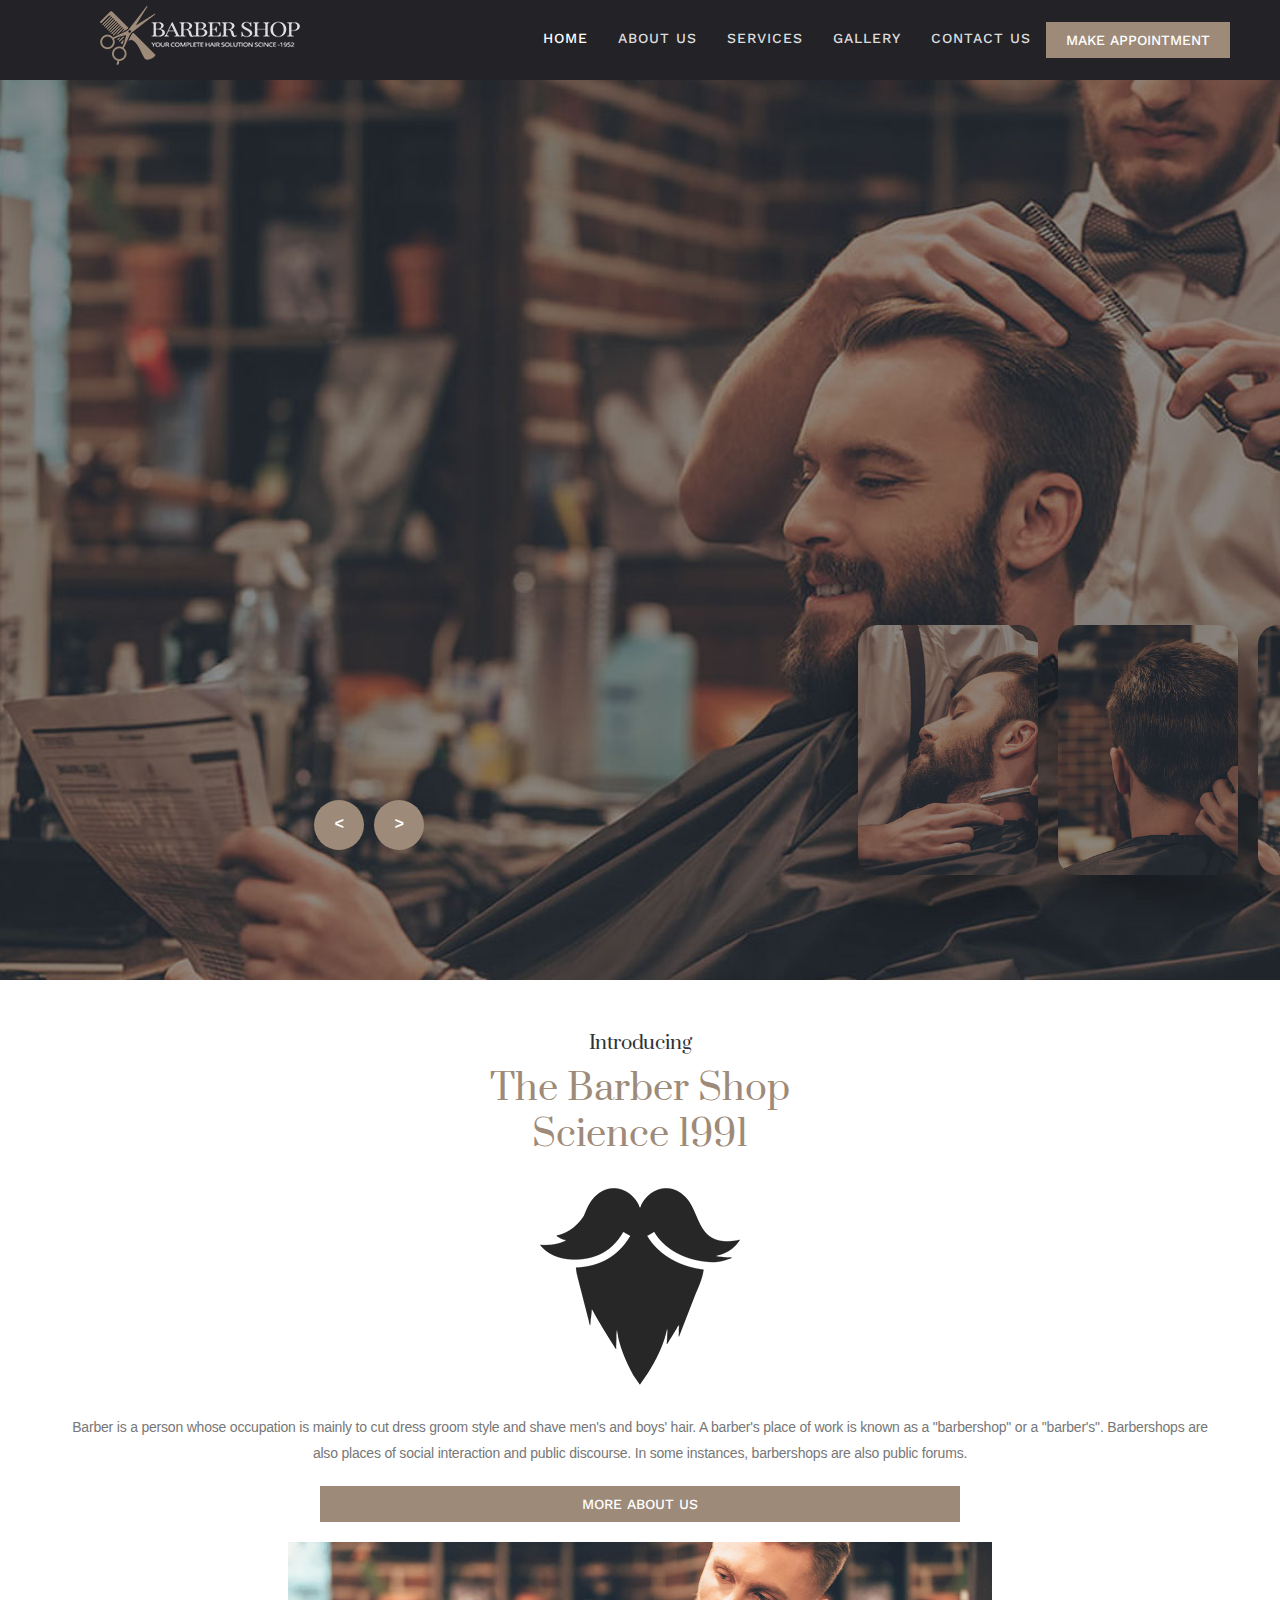
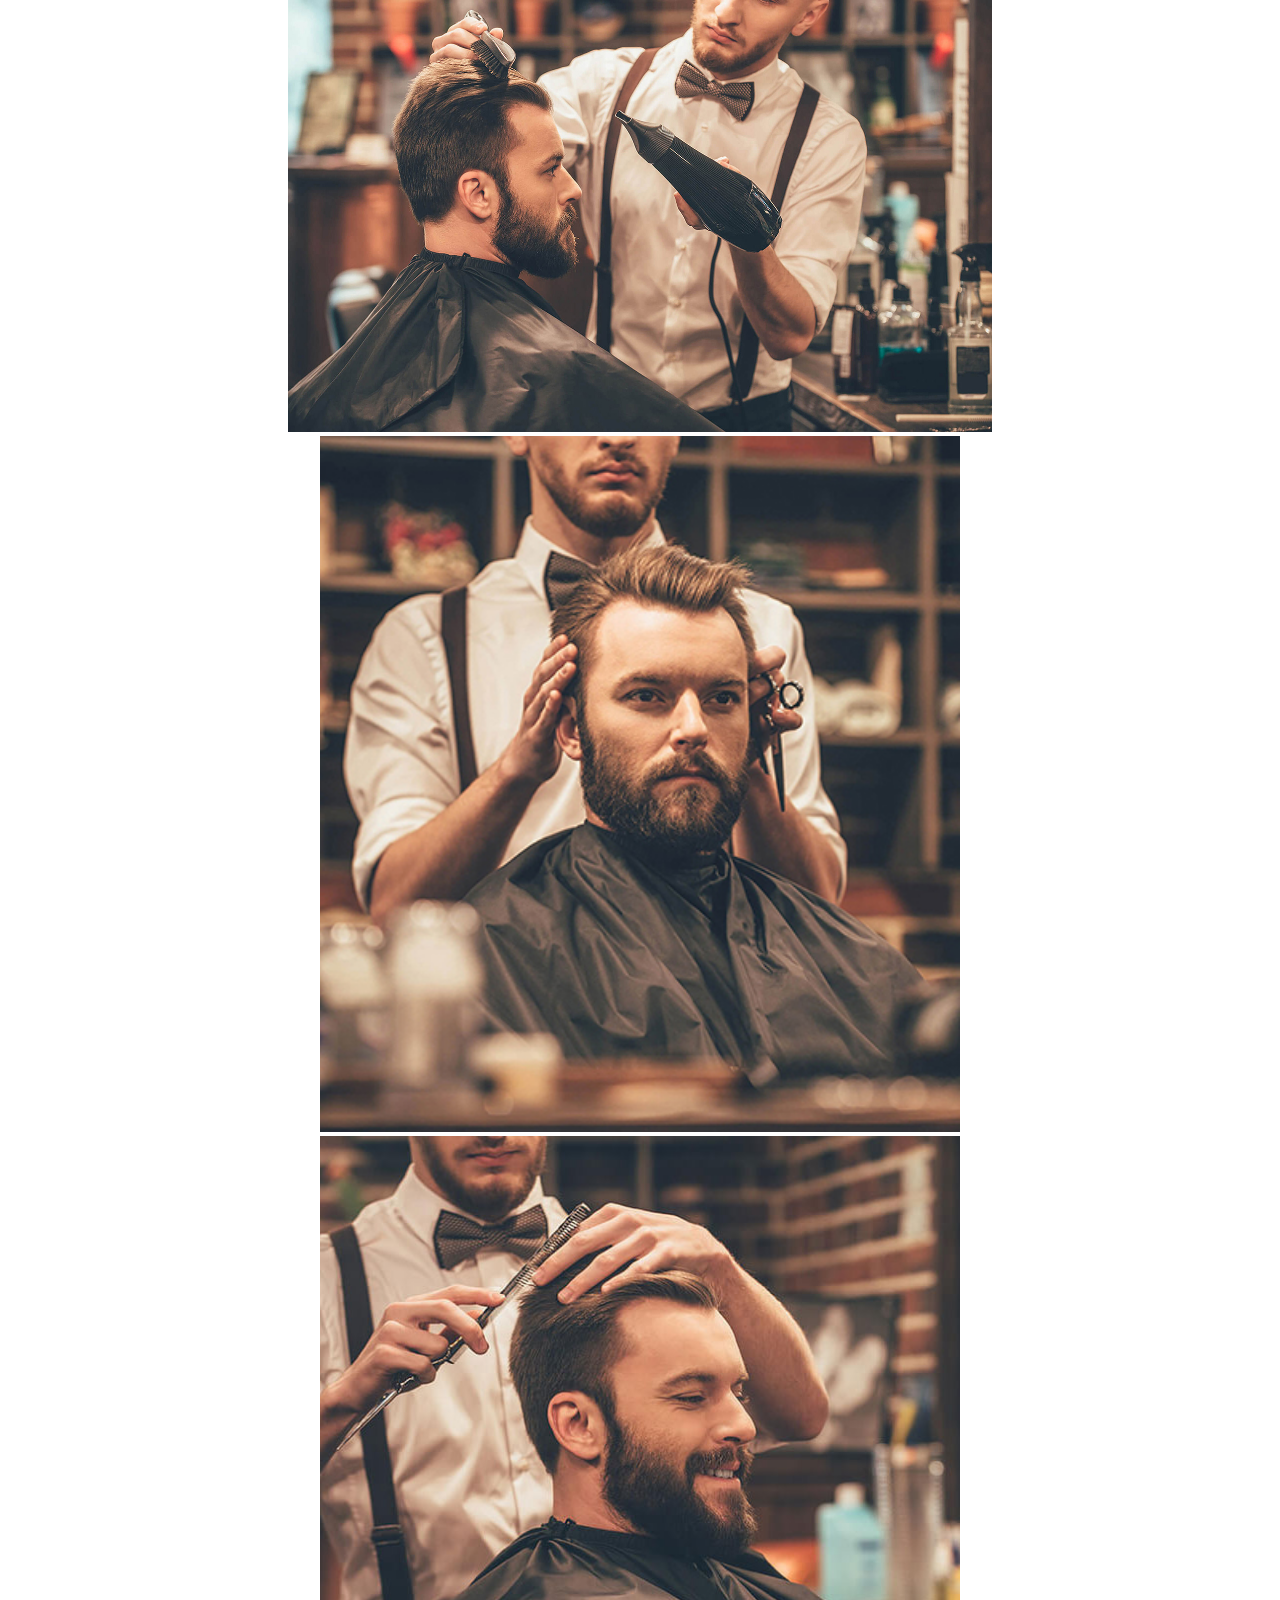
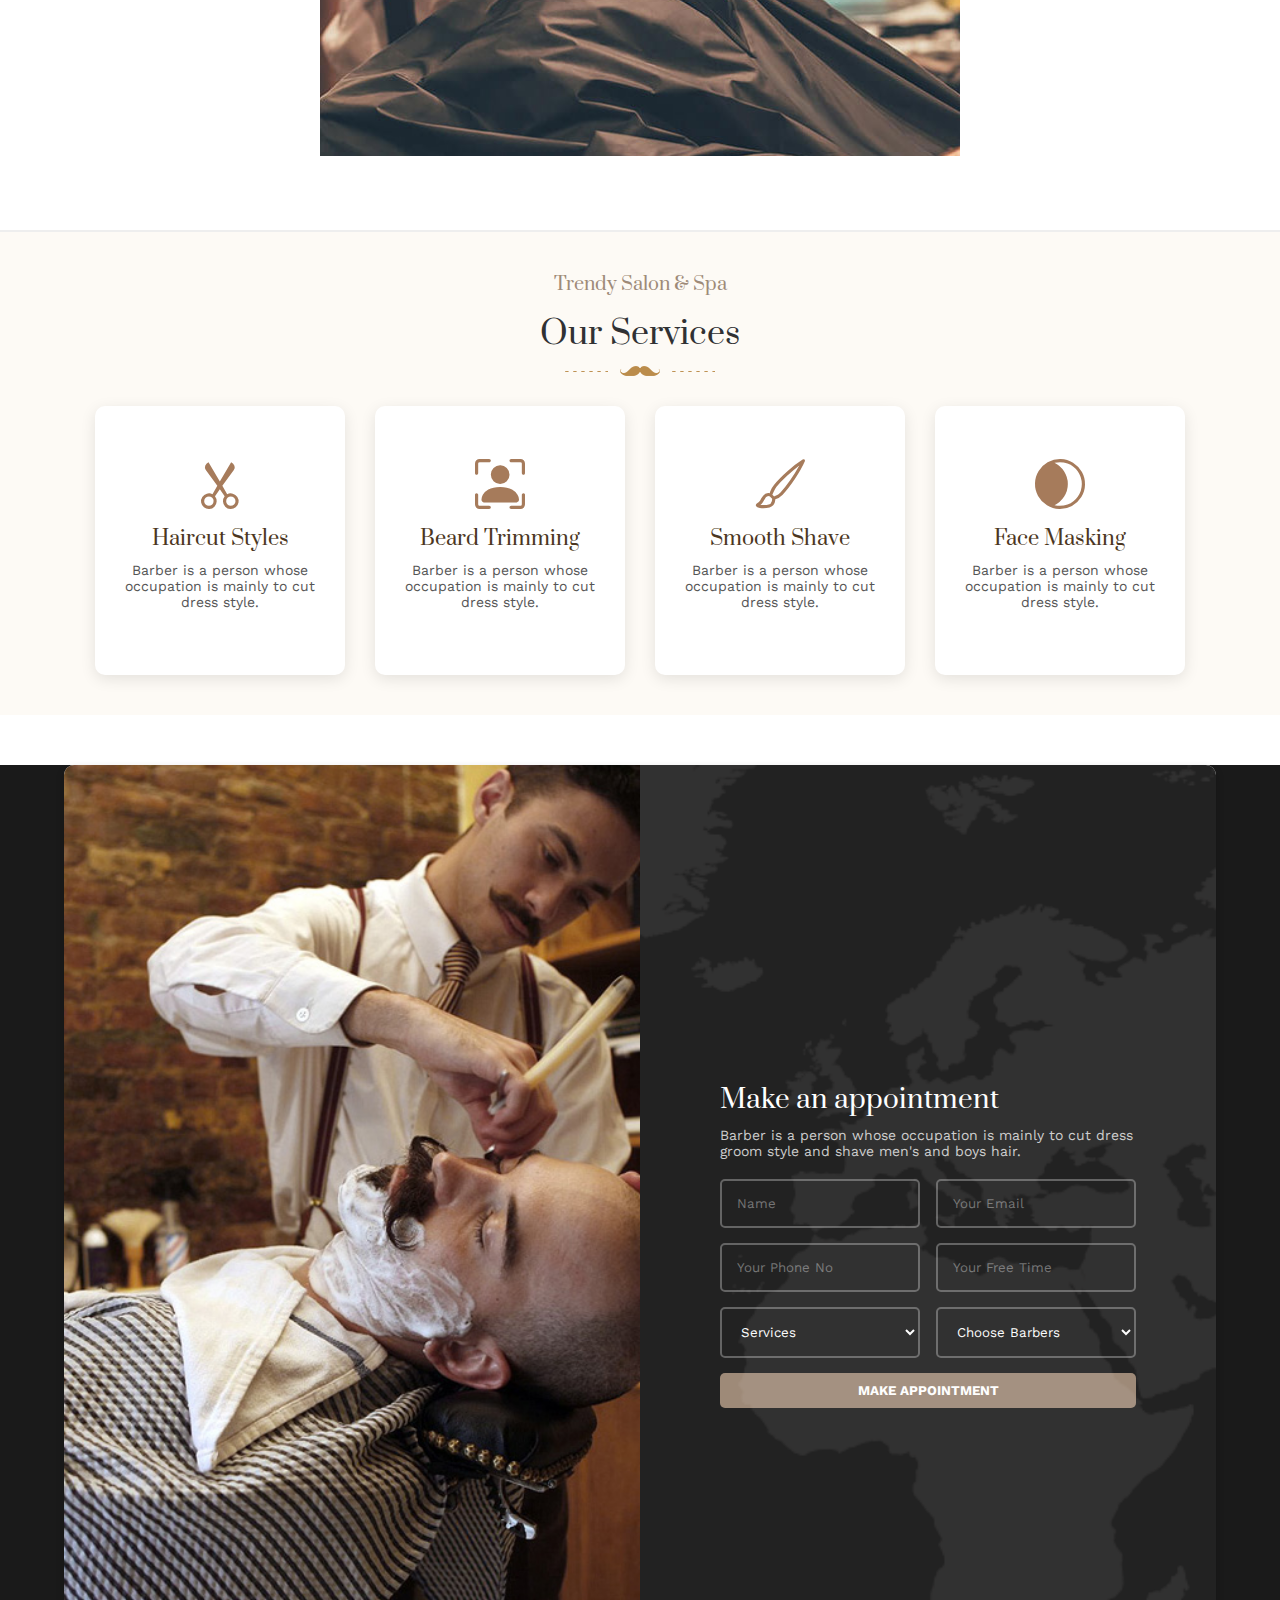
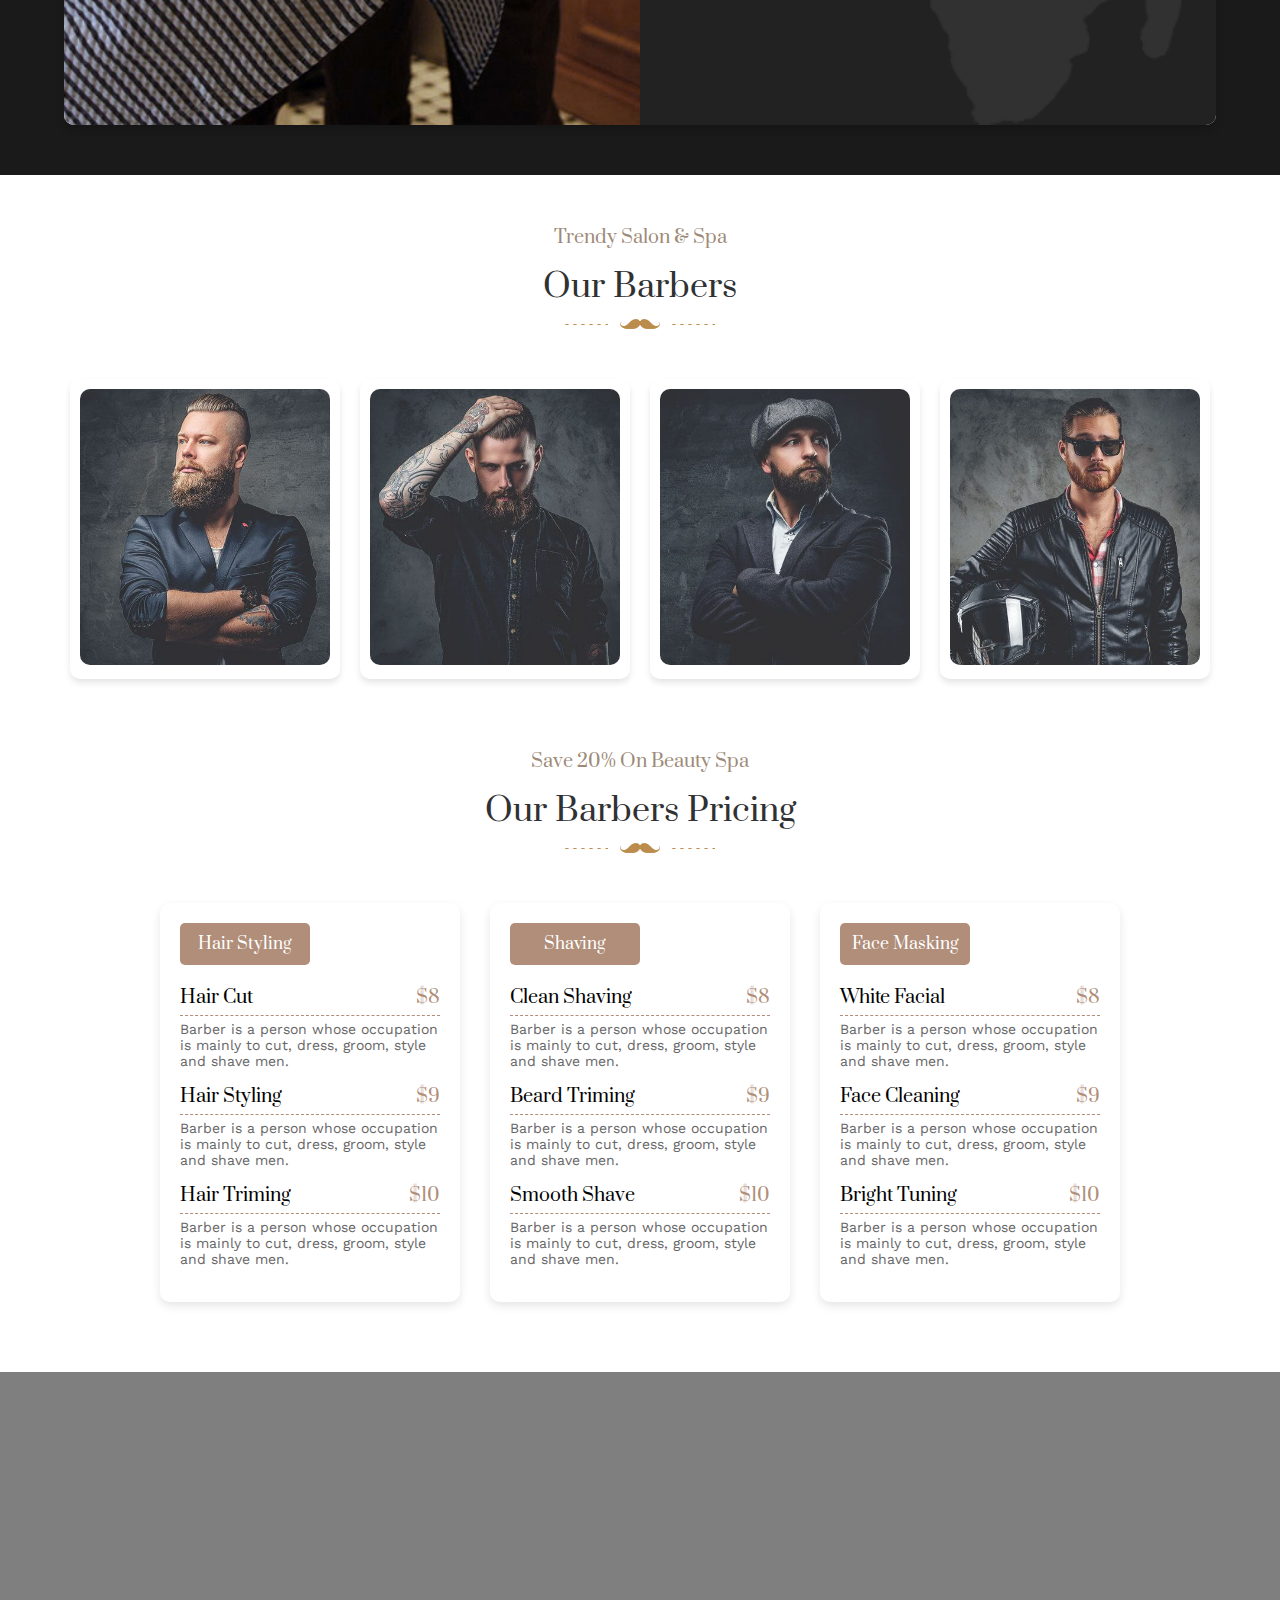
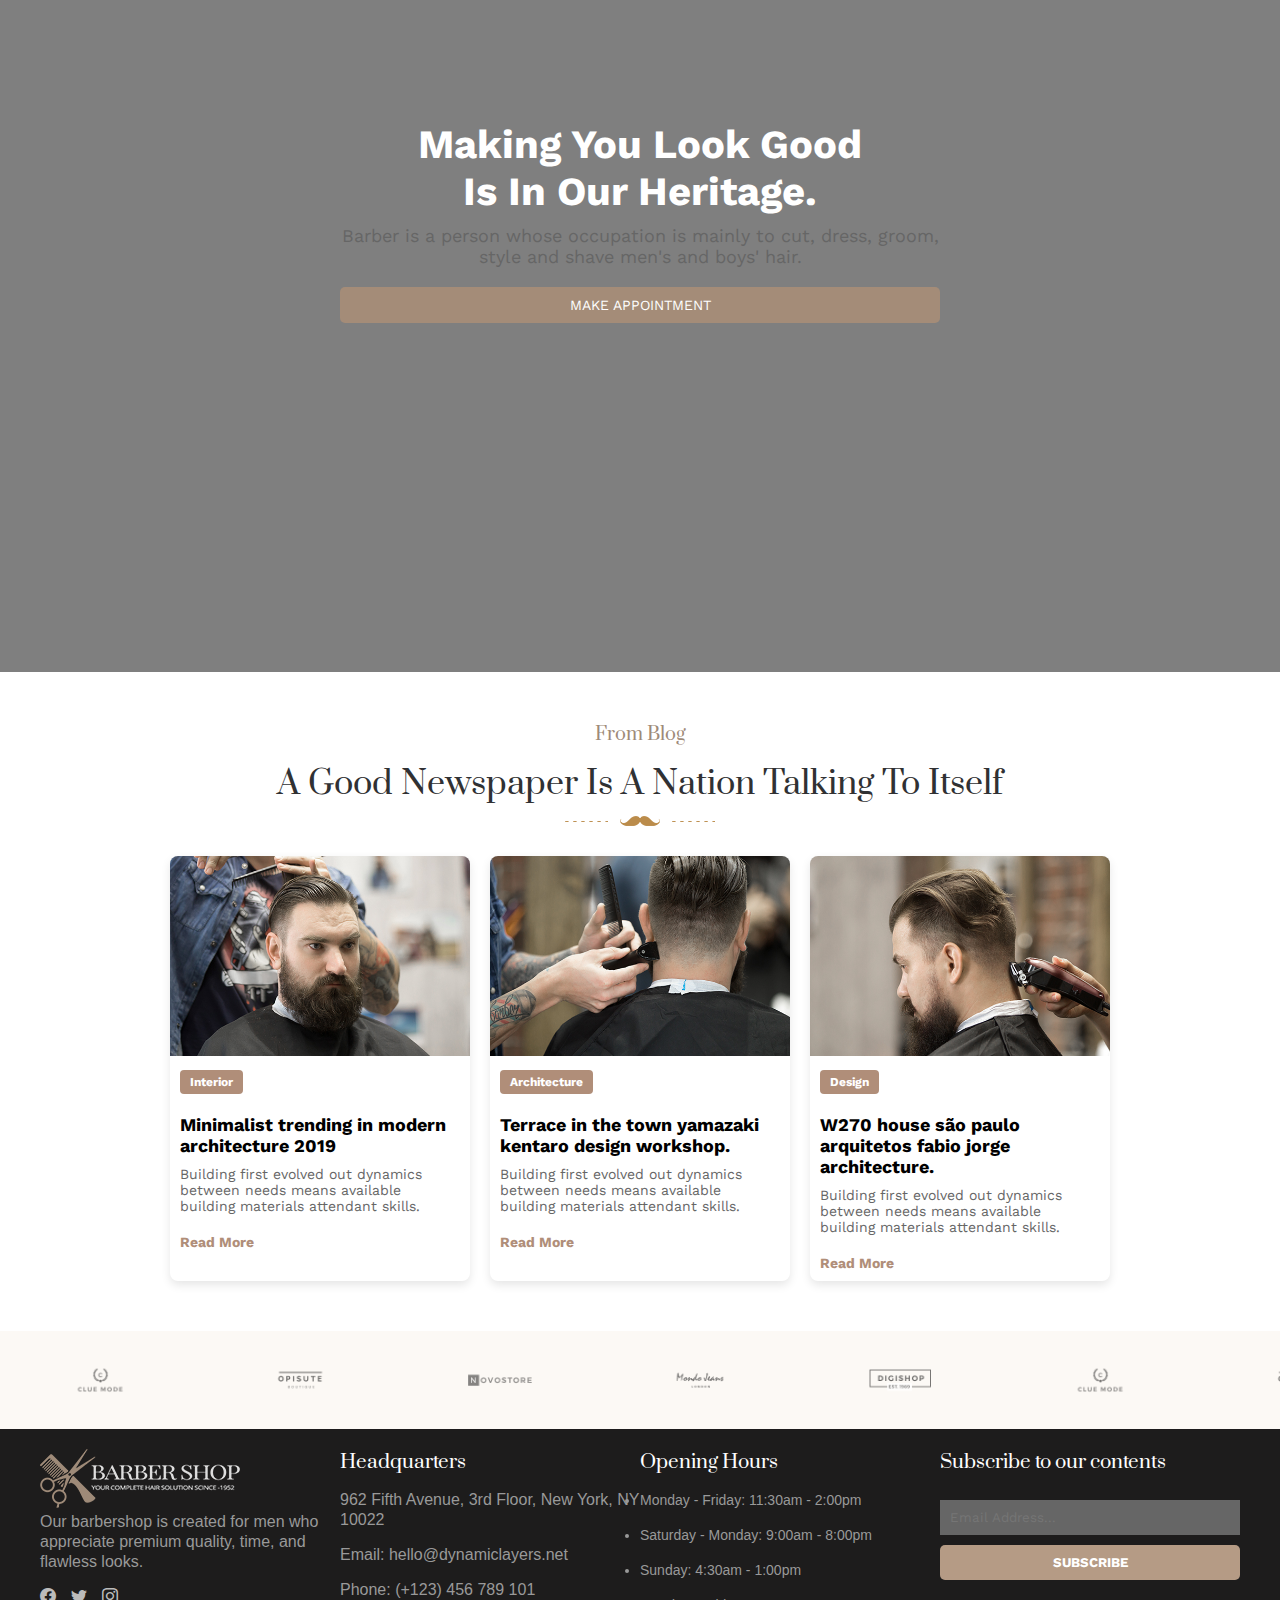
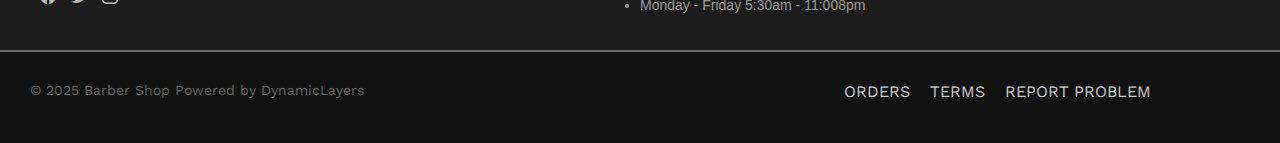
<file: index.html>
<!DOCTYPE html>
<html lang="en">

<head>
    <meta charset="UTF-8">
    <meta name="viewport" content="width=device-width, initial-scale=1.0">
    <title>Barber-Shop</title>
    <link rel="stylesheet" href="./style.css">
    <!-- Fontawesome CDN Link -->
    <link rel="stylesheet" href="https://cdnjs.cloudflare.com/ajax/libs/font-awesome/5.15.2/css/all.min.css" />
    <meta name="viewport" content="width=device-width, initial-scale=1.0">
    <link rel="stylesheet" href="https://cdn.jsdelivr.net/npm/bootstrap-icons@1.11.3/font/bootstrap-icons.min.css">

<!-- Back to Top Button -->
<link rel="stylesheet" href="https://maxcdn.bootstrapcdn.com/font-awesome/4.5.0/css/font-awesome.min.css">
<link href="https://fonts.googleapis.com/css?family=Merriweather:400,900,900i" rel="stylesheet">
    <body>

    <!-- <div class="container-fluid">
        <nav class="navbar navbar-expand-lg customStyle ">
            <div class="container">
                <a class="navbar-brand" href="#"><img class="imglogo" src="./assets/logo.png" alt=""></a>

                <button class="navbar-toggler" type="button" data-bs-toggle="collapse"
                    data-bs-target="#navbarSupportedContent" aria-controls="navbarSupportedContent"
                    aria-expanded="false" aria-label="Toggle navigation">
                    <span class="navbar-toggler-icon"><i class="bi bi-list"></i></span>
                </button>
                <div class="collapse navbar-collapse" id="navbarSupportedContent">
                    <ul class="navbar-nav ms-auto mb-2 mb-lg-0">
                        <li class="nav-item">
                            <a class="nav-link active linea" aria-current="page" href="#">HOME</a>
                        </li>
                        <li class="nav-item dropdown">
                            <a class="nav-link dropdown-toggle linea" href="#" id="navbarDropdown" role="button"
                                data-bs-toggle="dropdown" aria-expanded="false">
                                ABOUT
                            </a>
                            <ul class="dropdown-menu customdrop" aria-labelledby="navbarDropdown">
                                <li class="customdropgap"><a class="dropdown-item" href="#">ABOUT US</a></li>
                                <li class="customdropgap"><a class="dropdown-item" href="#">ABOUT COMPANY</a></li>
                            </ul>
                        </li>
                        <li class="nav-item dropdown">
                            <a class="nav-link dropdown-toggle linea" href="#" id="navbarDropdown2" role="button"
                                data-bs-toggle="dropdown" aria-expanded="false">
                                SERVICES
                            </a>
                            <ul class="dropdown-menu customdrop" aria-labelledby="navbarDropdown2">
                                <li class="customdropgap"><a class="dropdown-item" href="#">SERVICES 01</a></li>
                                <li class="customdropgap"><a class="dropdown-item" href="#">SERVICES 02</a></li>
                            </ul>
                        </li>
                        <li class="nav-item dropdown">
                            <a class="nav-link dropdown-toggle linea" href="#" id="navbarDropdown3" role="button"
                                data-bs-toggle="dropdown" aria-expanded="false">
                                PAGES
                            </a>
                            <ul class="dropdown-menu customdrop" aria-labelledby="navbarDropdown3">
                                <li class="customdropgap"><a class="dropdown-item" href="#">APPONTMENT</a></li>
                                <li class="customdropgap"><a class="dropdown-item" href="#">GALLERY</a></li>
                                <li class="customdropgap"><a class="dropdown-item" href="#">OUR TEAM</a></li>
                                <li class="customdropgap"><a class="dropdown-item" href="#">OUR PRICING</a></li>
                                <li class="customdropgap"><a class="dropdown-item" href="#">404 ERROR</a></li>
                            </ul>
                        </li>
                        <li class="nav-item dropdown">
                            <a class="nav-link dropdown-toggle linea" href="#" id="navbarDropdown4" role="button"
                                data-bs-toggle="dropdown" aria-expanded="false">
                                BLOG
                            </a>
                            <ul class="dropdown-menu customdrop" aria-labelledby="navbarDropdown4">
                                <li class="customdropgap"><a class="dropdown-item" href="#">BLOG GRID</a></li>
                                <li class="customdropgap"><a class="dropdown-item" href="#">BLOG CLASSIC</a></li>
                                <li class="customdropgap"><a class="dropdown-item" href="#">BLOG SINGLE</a></li>
                            </ul>
                        </li>
                        <li class="nav-item">
                            <a class="nav-link linea" href="#" tabindex="-1" aria-disabled="true">CONTACT</a>
                        </li>
                    </ul>
                    <form class="d-flex">
                        <button class="btn" type="submit">MAKE APPOINTMENT</button>
                    </form>
                </div>
            </div>
        </nav>
    </div> -->

    <nav>
        <div class="logo"><img src="./assets/logo.png" alt=""></div>
        <input type="checkbox" id="click">
        <label for="click" class="menu-btn">
            <i class="fas fa-bars"></i>
        </label> 
        <ul style="z-index: 101;">
            <li><a class="active" href="./index.html">HOME</a></li>
            <li><a href="./about.html">ABOUT US</a></li>
            <li><a href="./services.html">SERVICES</a></li>
            <li><a href="/gallery.html">GALLERY</a></li>
            <li><a href="./contact.html">CONTACT US</a></li>
            <div class="btnnav">MAKE APPOINTMENT</div>
        </ul>

    </nav>

    <!-- slider  header -->

    <div class="carousel">

        <div class="list">
            <div class="item" style="background-image: url(./assets/slide-3.jpg);">

                <div class="content">
                    <div class="title">Its Not Just a Haircut, Its an Experience.</div>
                    <div class="name">Where mens want <br>to look there very best.</div>
                    <div class="des">Our barbershop is the territory created purely for males who appreciate<br> premium
                        quality, time and flawless look.</div>
                    <div class="btn">
                        <button>MAKE APPOINTMENT</button>

                    </div>
                </div>

            </div>

            <div class="item" style="background-image: url(./assets/slide-1.jpg);">

                <div class="content">
                    <div class="title">Classic Hair Style & Shaves.</div>
                    <div class="name">Our hair styles<br>enhances your smile.</div>
                    <div class="des">Our barbershop is the territory created purely for males who appreciate<br> premium
                        quality, time and flawless look.</div>
                    <div class="btn">
                        <button>MAKE APPOINTMENT</button>

                    </div>
                </div>

            </div>

            <div class="item" style="background-image: url(./assets/slide-2.jpg);">

                <div class="content">
                    <div class="title">Its Not Just a Haircut, Its an Experience.</div>
                    <div class="name">Being a barber is about <br>taking care of the people.</div>
                    <div class="des">Our barbershop is the territory created purely for males who appreciate<br> premium
                        quality, time and flawless look.</div>
                    <div class="btn">
                        <button>MAKE APPOINTMENT</button>

                    </div>
                </div>

            </div>

            <div class="item" style="background-image: url(./assets/slide-3.jpg);">

                <div class="content">
                    <div class="title">Its Not Just a Haircut, Its an Experience.</div>
                    <div class="name">Where mens want <br>to look there very best.</div>
                    <div class="des">Our barbershop is the territory created purely for males who appreciate<br> premium
                        quality, time and flawless look.</div>
                    <div class="btn">
                        <button>MAKE APPOINTMENT</button>

                    </div>
                </div>

            </div>

            <div class="item" style="background-image: url(./assets/slide-1.jpg);">

                <div class="content">
                    <div class="title">Classic Hair Style & Shaves.</div>
                    <div class="name">Our hair styles<br>enhances your smile.</div>
                    <div class="des">Our barbershop is the territory created purely for males who appreciate<br> premium
                        quality, time and flawless look.</div>
                    <div class="btn">
                        <button>MAKE APPOINTMENT</button>

                    </div>
                </div>

            </div>

            <div class="item" style="background-image: url(./assets/slide-2.jpg);">

                <div class="content">
                    <div class="title">Its Not Just a Haircut, Its an Experience.</div>
                    <div class="name">Being a barber is about <br>taking care of the people.</div>
                    <div class="des">Our barbershop is the territory created purely for males who appreciate<br> premium
                        quality, time and flawless look.</div>
                    <div class="btn">
                        <button>MAKE APPOINTMENT</button>

                    </div>
                </div>

            </div>

        </div>

        <!--next prev button-->
        <div class="arrows">
            <button class="prev">
                < </button>
                    <button class="next">></button>
        </div>


        <!-- time running -->
        <div class="timeRunning"></div>

    </div>



    <!-- baber shop  -->

    <div class="mainshop">
        <div class="shopleft">
            <h3>Introducing</h3>
            <h1>The Barber Shop <br>Science 1991</h1>
            <img src="./assets/about-logo.png" alt="">
            <p>Barber is a person whose occupation is mainly to cut dress groom style and shave men's and boys' hair. A
                barber's place of work is known as a "barbershop" or a "barber's". Barbershops are also places of social
                interaction and public discourse. In some instances, barbershops are also public forums.</p>
                <div class="btnshop">MORE ABOUT US</div>
        </div>
        <div class="shopright">
            <div class="img-1">
                <img src="./assets/about-1.jpg" alt="">
            </div>
            <div class="img-2">
                <img src="./assets/about-2.jpg" alt="">
            </div>
            <div class="img-3">
                <img src="./assets/about-3.jpg" alt="">
            </div>
        </div>
    </div>


    <section class="services-main">
        <p>Trendy Salon & Spa</p>
        <h2>Our Services</h2>
        <img src="./assets/heading-line.png" alt="Heading Line" class="heading-line">
        <div class="services-container">
            <div class="service-box">
                <i class="bi bi-scissors"></i>
                <h3>Haircut Styles</h3>
                <p>Barber is a person whose occupation is mainly to cut dress style.</p>
            </div>
            <div class="service-box">
                <i class="bi bi-person-bounding-box"></i>
                <h3>Beard Trimming</h3>
                <p>Barber is a person whose occupation is mainly to cut dress style.</p>
            </div>
            <div class="service-box">
                <i class="bi bi-brush"></i>
                <h3>Smooth Shave</h3>
                <p>Barber is a person whose occupation is mainly to cut dress style.</p>
            </div>
            <div class="service-box">
                <i class="bi bi-mask"></i>
                <h3>Face Masking</h3>
                <p>Barber is a person whose occupation is mainly to cut dress style.</p>
            </div>
        </div>
    </section>



    <!-- booking section  -->
<div class="bookingsecton">
            <div class="container">
                <div class="image-section">
                    <img src="./assets/book-bg.jpg" alt="Barber Image">
                </div>
                <div class="form-section">
                    <div class="imgform">
                        <div class="overlay"></div>
                    </div>
                    <div class="formmain">
                    <h2>Make an appointment</h2>
                    <p>Barber is a person whose occupation is mainly to cut dress groom style and shave men's and boys hair.</p>
                    <form>
                        <div class="form-group">
                            <input type="text" placeholder="Name">
                            <input type="email" placeholder="Your Email">
                        </div>
                        <div class="form-group">
                            <input type="text" placeholder="Your Phone No">
                            <input type="text" placeholder="Your Free Time">
                        </div>
                        <div class="form-group">
                            <select id="services" name="services" required>                                <option value="" disabled selected>Services</option>
                                <option value="hair-styling">Hair Styling</option>
                                <option value="shaving">Shaving</option>
                                <option value="beard-triming">Beard Triming</option>
                                <option value="face-mask">Face Mask</option>
                            </select>
                            <select id="barbers" name="barbers" required>
                             <option value="" disabled selected>Choose Barbers</option>
                                        <option value="Michel-brown">Michel Brown</option>
                                        <option value="Jonathan-smith">Jonathan Smith</option>
                                        <option value="Jack-Tosan">Jack Tosan</option>
                                        <option value="Martin-Lane">Martin Lane</option>
                            </select>
                        </div>
                        <button class="btnform" type="submit">MAKE APPOINTMENT</button>
                    </form>
                </div>
                </div>
            </div>
</div>

<!-- trending salon  -->

<div class="maintrendy">
    <p>Trendy Salon & Spa</p>
        <h2>Our Barbers</h2>
        <img src="./assets/heading-line.png" alt="Heading Line" class="heading-line">
</div>
<section class="barbers">
    <div class="barbers-container">
        <div class="barber">
            <img src="./assets/team-1.jpg" alt="Barber 1">
            <div class="barber-info">
                <h4>Kyle Frederick</h4>
                <p>WEB DESIGNER</p>
            </div>
        </div>
        <div class="barber">
            <img src="./assets/team-2.jpg" alt="Barber 2">
            <div class="barber-info">
                <h4>José Carpio</h4>
                <p>WORDPRESS DEVELOPER</p>
            </div>
        </div>
        <div class="barber">
            <img src="./assets/team-3.jpg" alt="Barber 3">
            <div class="barber-info">
                <h4>Michel Ibáñez</h4>
                <p>ONLINE MARKETER</p>
            </div>
        </div>
        <div class="barber">
            <img src="./assets/team-4.jpg" alt="Barber 4">
            <div class="barber-info">
                <h4>Adam Castellon</h4>
                <p>JAVA SPECIALIST</p>
            </div>
        </div>
    </div>
</section>
<button id="scrollTopBtn">&#8593;</button>



<!-- slider  -->
<div class="maintrendy">
    <p>Save 20% On Beauty Spa</p>
        <h2>Our Barbers Pricing</h2>
        <img src="./assets/heading-line.png" alt="Heading Line" class="heading-line">
</div>
<section class="pricing-section">
    <div class="pricing-container">

        <div class="pricing-category">
            <h4 class="category-title">Hair Styling</h4>
            <div class="pricing-item">
                <span>Hair Cut</span>
                <span class="price">$8</span>
            </div>
            <p>Barber is a person whose occupation is mainly to cut, dress, groom, style and shave men.</p>

            <div class="pricing-item">
                <span>Hair Styling</span>
                <span class="price">$9</span>
            </div>
            <p>Barber is a person whose occupation is mainly to cut, dress, groom, style and shave men.</p>

            <div class="pricing-item">
                <span>Hair Triming</span>
                <span class="price">$10</span>
            </div>
            <p>Barber is a person whose occupation is mainly to cut, dress, groom, style and shave men.</p>
        </div>

        <div class="pricing-category">
            <h4 class="category-title">Shaving</h4>
            <div class="pricing-item">
                <span>Clean Shaving</span>
                <span class="price">$8</span>
            </div>
            <p>Barber is a person whose occupation is mainly to cut, dress, groom, style and shave men.</p>

            <div class="pricing-item">
                <span>Beard Triming</span>
                <span class="price">$9</span>
            </div>
            <p>Barber is a person whose occupation is mainly to cut, dress, groom, style and shave men.</p>

            <div class="pricing-item">
                <span>Smooth Shave</span>
                <span class="price">$10</span>
            </div>
            <p>Barber is a person whose occupation is mainly to cut, dress, groom, style and shave men.</p>
        </div>

        <div class="pricing-category">
            <h4 class="category-title">Face Masking</h4>
            <div class="pricing-item">
                <span>White Facial</span>
                <span class="price">$8</span>
            </div>
            <p>Barber is a person whose occupation is mainly to cut, dress, groom, style and shave men.</p>

            <div class="pricing-item">
                <span>Face Cleaning</span>
                <span class="price">$9</span>
            </div>
            <p>Barber is a person whose occupation is mainly to cut, dress, groom, style and shave men.</p>

            <div class="pricing-item">
                <span>Bright Tuning</span>
                <span class="price">$10</span>
            </div>
            <p>Barber is a person whose occupation is mainly to cut, dress, groom, style and shave men.</p>
        </div>

    </div>
</section>


 <!-- Hero Section  -->

<section class="hero-section">
    <div class="overlay"></div>
    <div class="hero-content">
        <h1>Making You Look Good <br> Is In Our Heritage.</h1>
        <p>Barber is a person whose occupation is mainly to cut, dress, groom, style and shave men's and boys' hair.</p>
        <a href="#" class="btn">Make Appointment</a>
    </div>
</section>


<!-- Blog Section -->

<section class="blog-section">
    <div class="maintrendy">
        <p>From Blog</p>
            <h2>A Good Newspaper Is A Nation Talking To Itself</h2>
            <img src="./assets/heading-line.png" alt="Heading Line" class="heading-line">
    </div>
    <div class="blog-container">
        <div class="blog-card">
            <img src="./assets/post-1.jpg" alt="Haircut">
            <span class="category">Interior</span>
            <h2>Minimalist trending in modern architecture 2019</h2>
            <p>Building first evolved out dynamics between needs means available building materials attendant skills.</p>
            <a href="#" class="read-more">Read More</a>
        </div>

        <div class="blog-card">
            <img src="./assets/post-2.jpg" alt="Haircut">
            <span class="category">Architecture</span>
            <h2>Terrace in the town yamazaki kentaro design workshop.</h2>
            <p>Building first evolved out dynamics between needs means available building materials attendant skills.</p>
            <a href="#" class="read-more">Read More</a>
        </div>

        <div class="blog-card">
            <img src="./assets/post-3.jpg" alt="Haircut">
            <span class="category">Design</span>
            <h2>W270 house são paulo arquitetos fabio jorge architecture.</h2>
            <p>Building first evolved out dynamics between needs means available building materials attendant skills.</p>
            <a href="#" class="read-more">Read More</a>
        </div>
    </div>
</section>



<div class="slider">
    <div class="slide-track">
        <div class="slide"><img src="./assets/sponsor-1.png" alt="Logo 1"></div>
        <div class="slide"><img src="./assets/sponsor-2.png" alt="Logo 2"></div>
        <div class="slide"><img src="./assets/sponsor-3.png" alt="Logo 3"></div>
        <div class="slide"><img src="./assets/sponsor-4.png" alt="Logo 4"></div>
        <div class="slide"><img src="./assets/sponsor-5.png" alt="Logo 5"></div>
        <div class="slide"><img src="./assets/sponsor-1.png" alt="Logo 1"></div>
        <div class="slide"><img src="./assets/sponsor-2.png" alt="Logo 2"></div>
        <div class="slide"><img src="./assets/sponsor-3.png" alt="Logo 3"></div>
        <div class="slide"><img src="./assets/sponsor-4.png" alt="Logo 4"></div>
        <div class="slide"><img src="./assets/sponsor-5.png" alt="Logo 5"></div>
    </div>
</div>


<footer class="footer">
    <div class="footer-container">
        <div class="footer-section">
            <img src="./assets/logo.png" alt="">
            <p>Our barbershop is created for men who appreciate premium quality, time, and flawless looks.</p>
            <div class="social-icons">
                <a href="#"><i class="bi bi-facebook"></i></a>
                <a href="#"><i class="bi bi-twitter"></i></a>
                <a href="#"><i class="bi bi-instagram"></i></a>
            </div>
        </div>
        <div class="footer-section">
            <h3>Headquarters</h3>
            <p>962 Fifth Avenue, 3rd Floor, New York, NY 10022</p>
            <p>Email: hello@dynamiclayers.net</p>
            <p>Phone: (+123) 456 789 101</p>
        </div>
        <div class="footer-section">
            <h3>Opening Hours</h3>
            <li>Monday - Friday: 11:30am - 2:00pm</li>
            <li>Saturday - Monday: 9:00am - 8:00pm</li>
            <li>Sunday: 4:30am - 1:00pm</li>
            <li>Monday - Friday 5:30am - 11:008pm</li>
        </div>
        <div class="footer-section subscribe">
            <h3>Subscribe to our contents</h3>
            <input type="email" placeholder="Email Address...">
            <button>SUBSCRIBE</button>
        </div>
    </div>
</footer>
<hr>
<div class="bottom-bar">
    <p>&copy; 2025 Barber Shop Powered by DynamicLayers</p>
    <div class="bottom-links">
        <a href="#">ORDERS</a>
        <a href="#">TERMS</a>
        <a href="#">REPORT PROBLEM</a>
    </div>
</div>







    <script src="./script.js"></script>
</body>


</html>
</file>
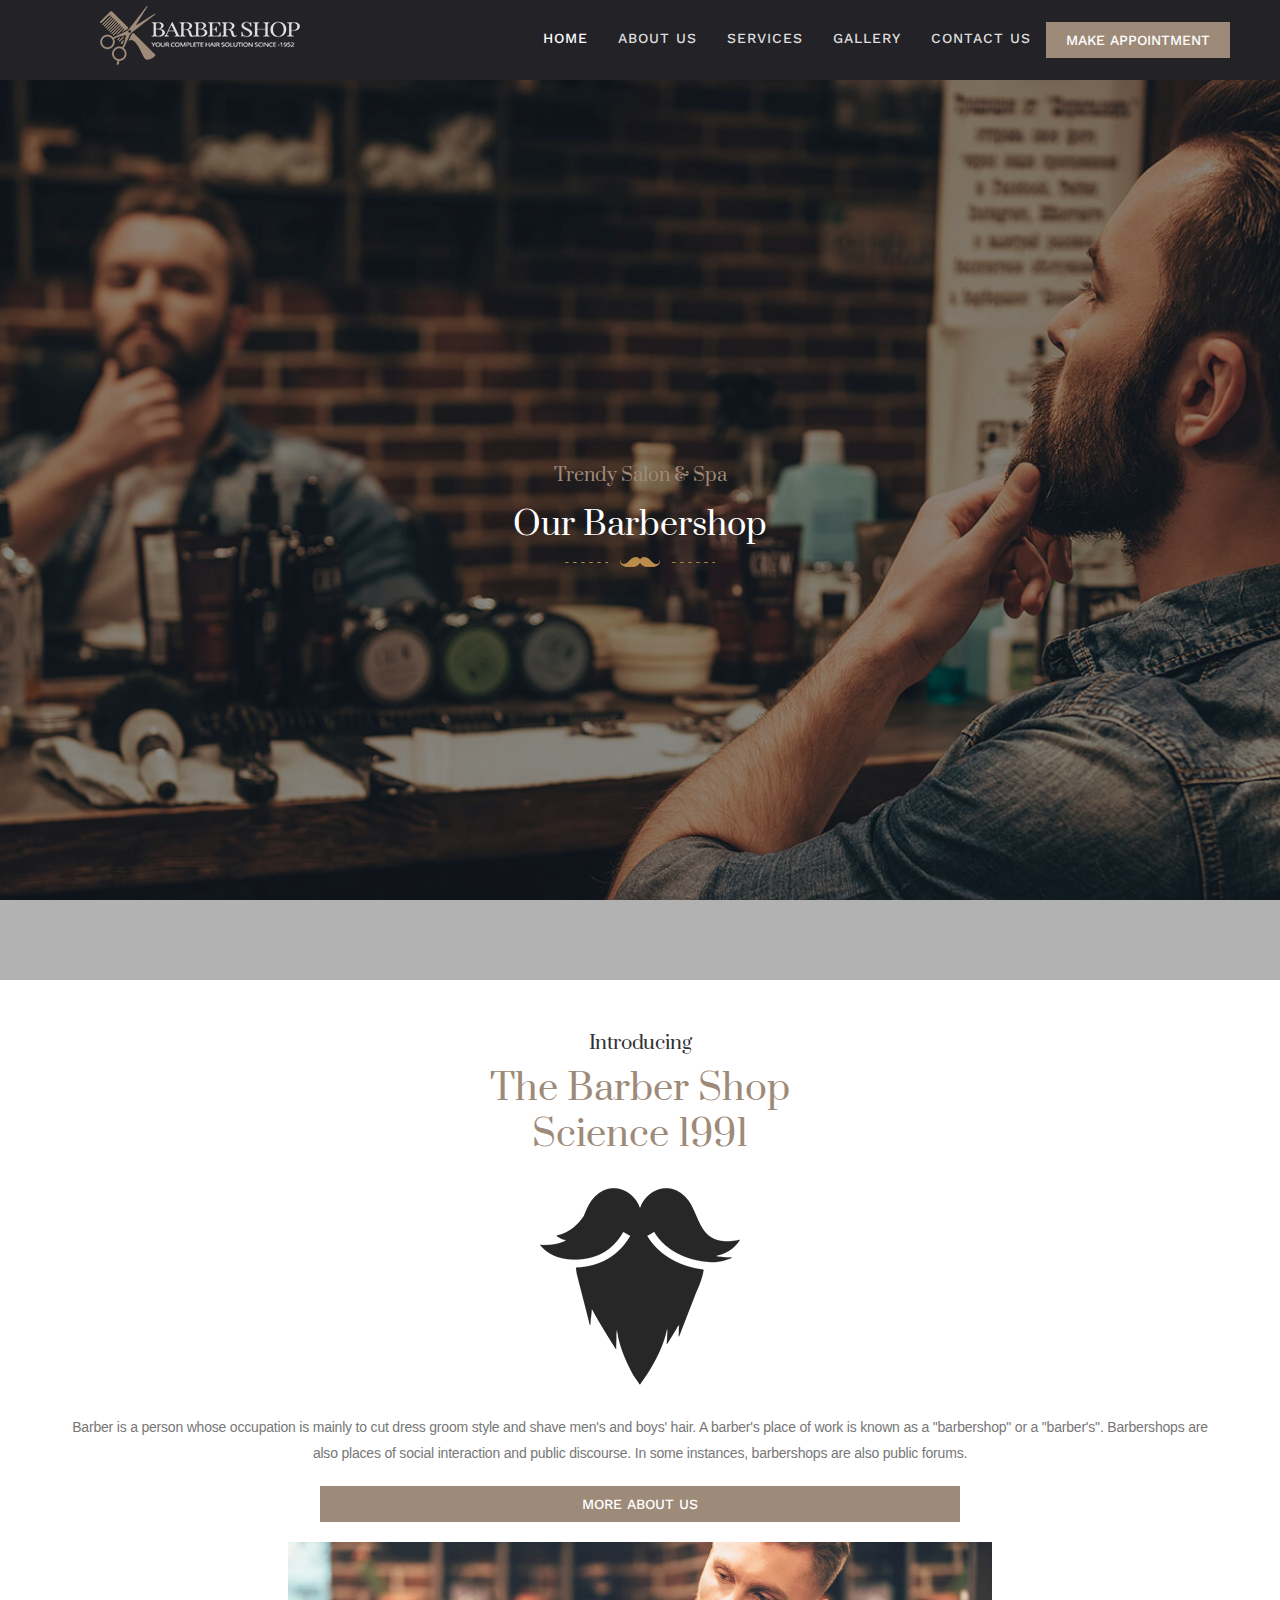
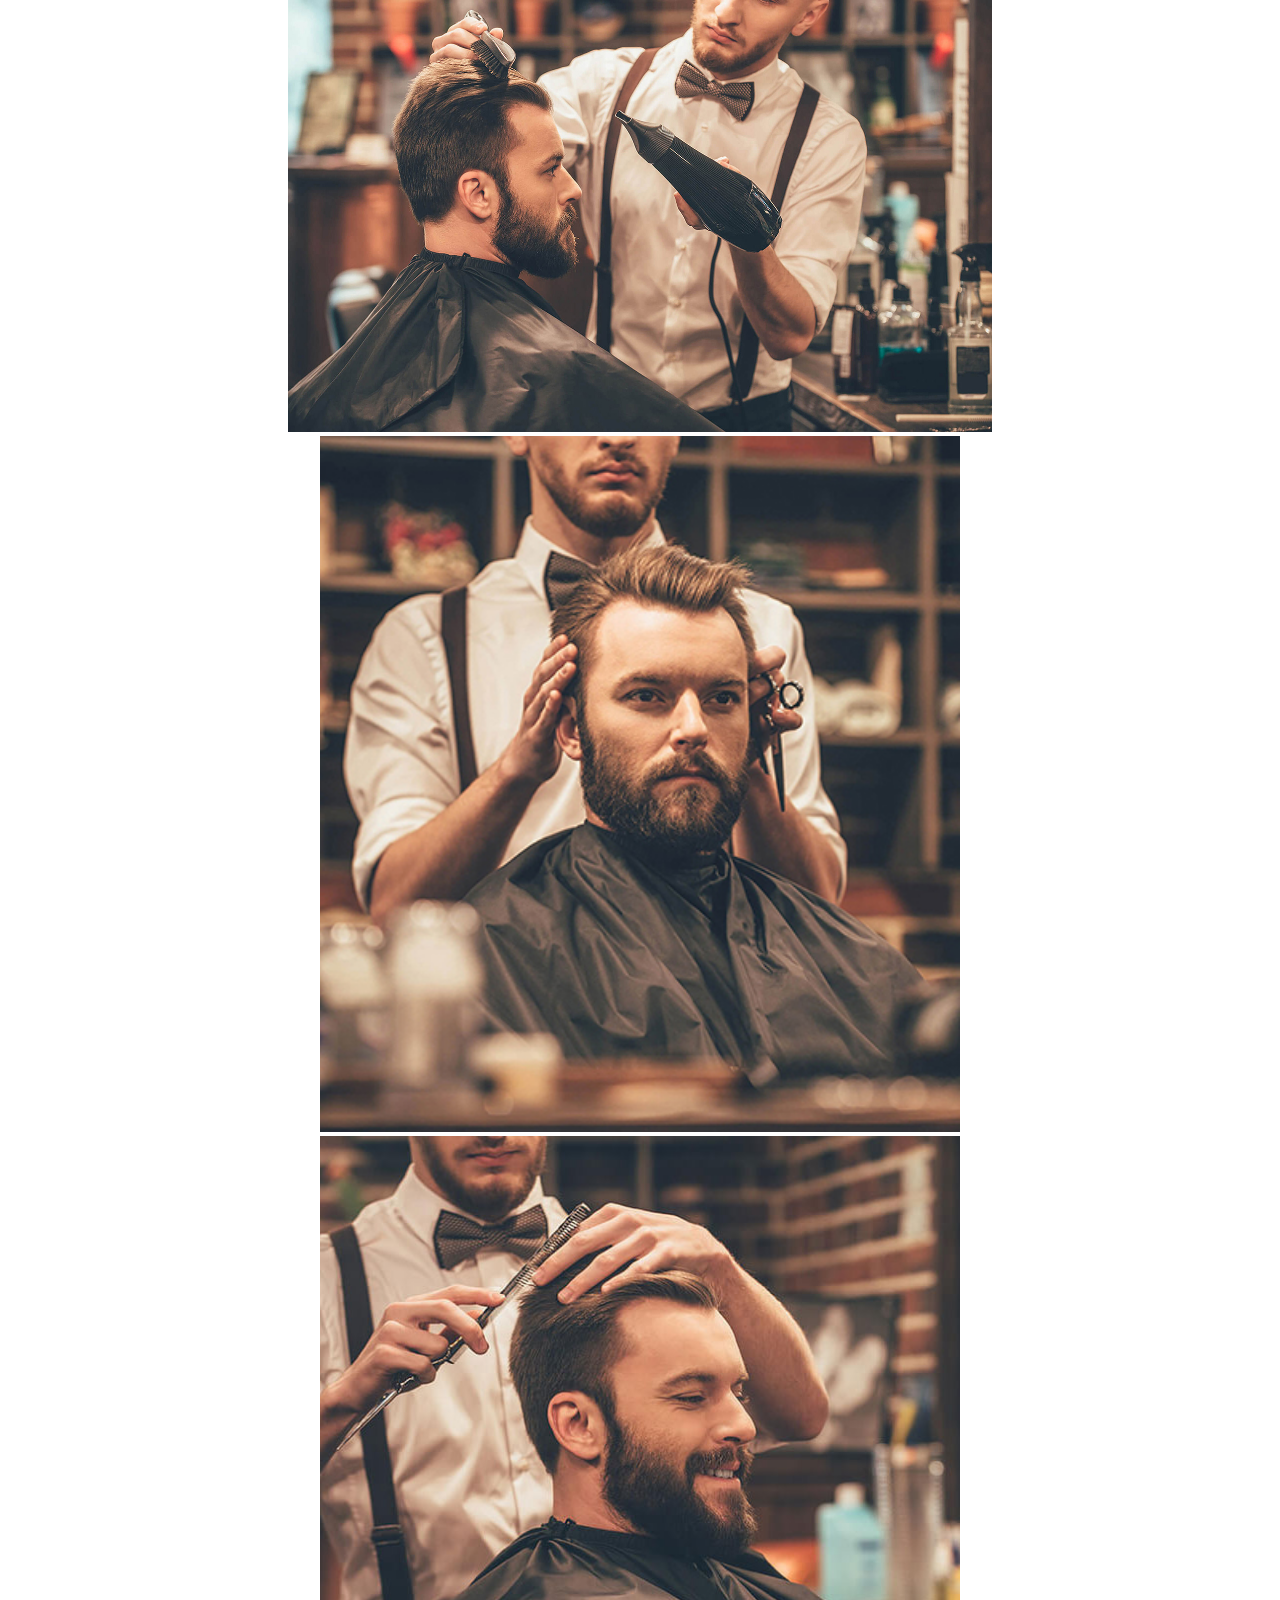
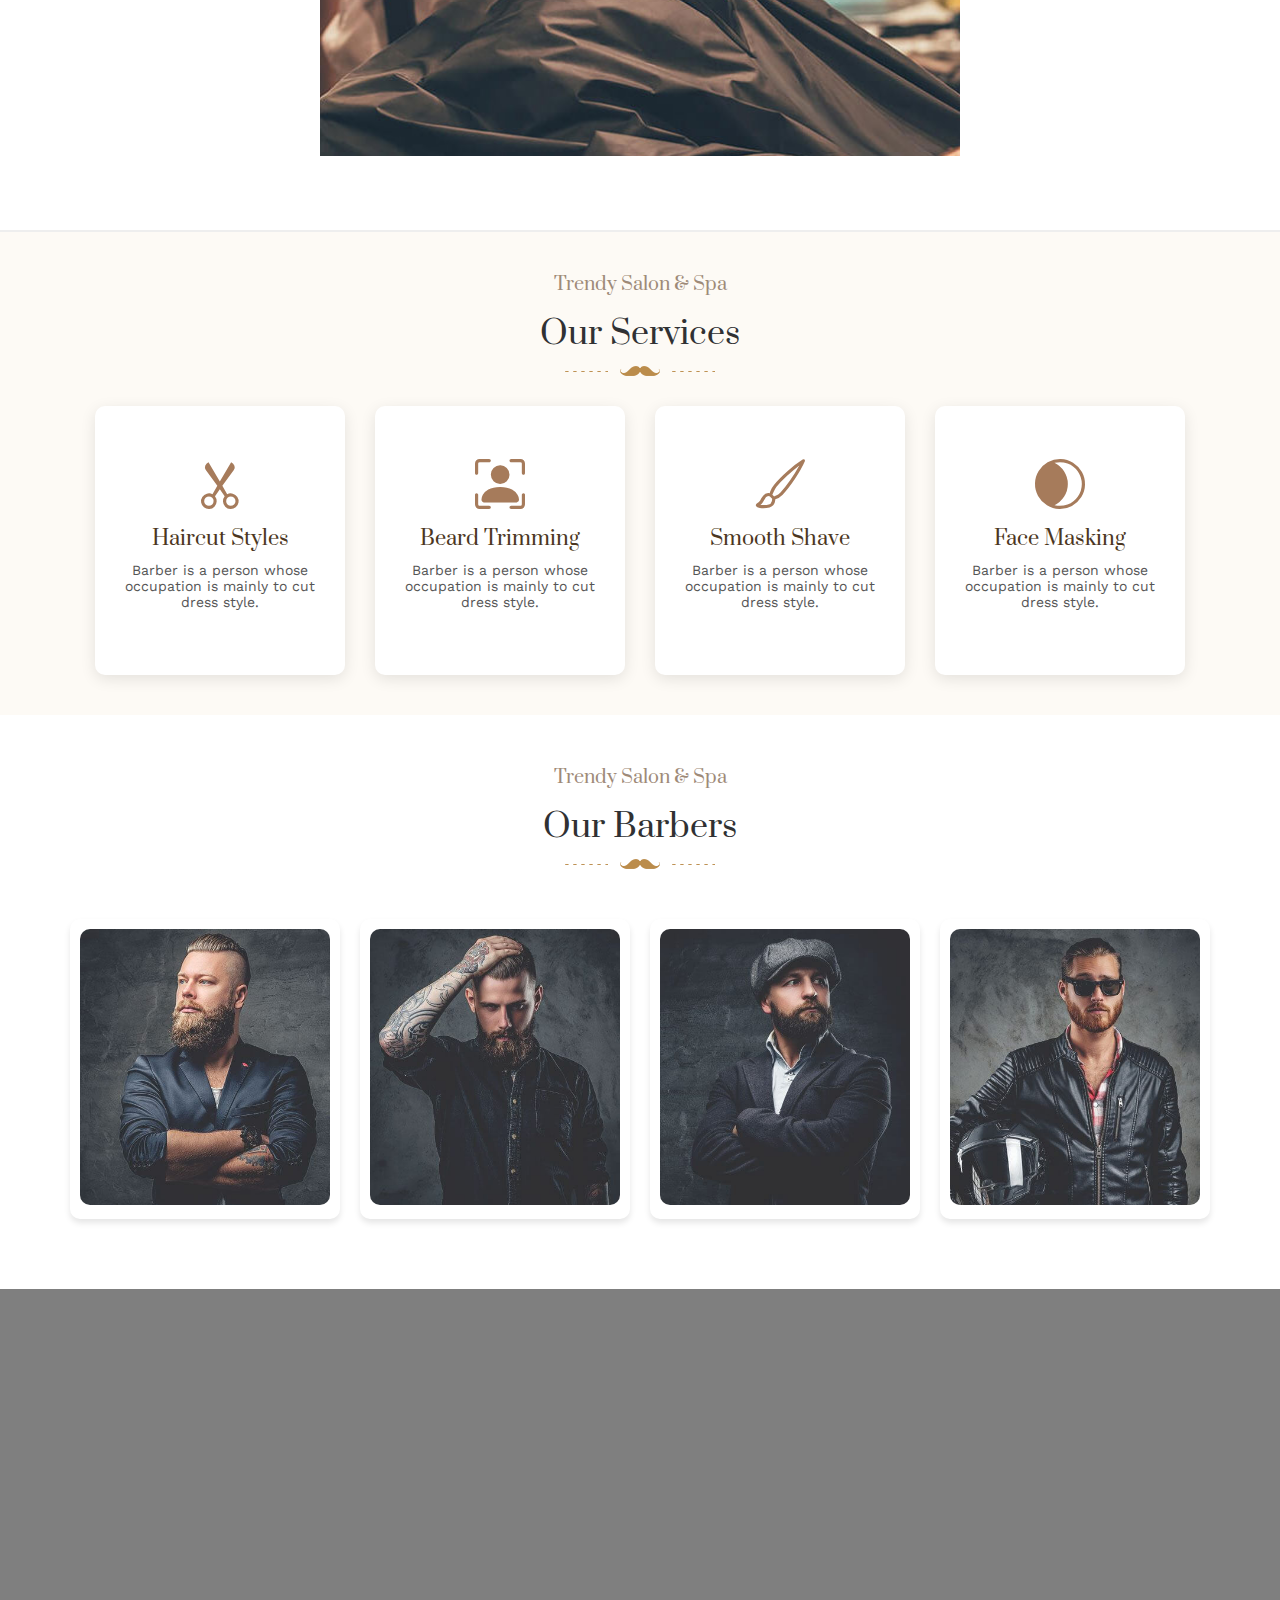
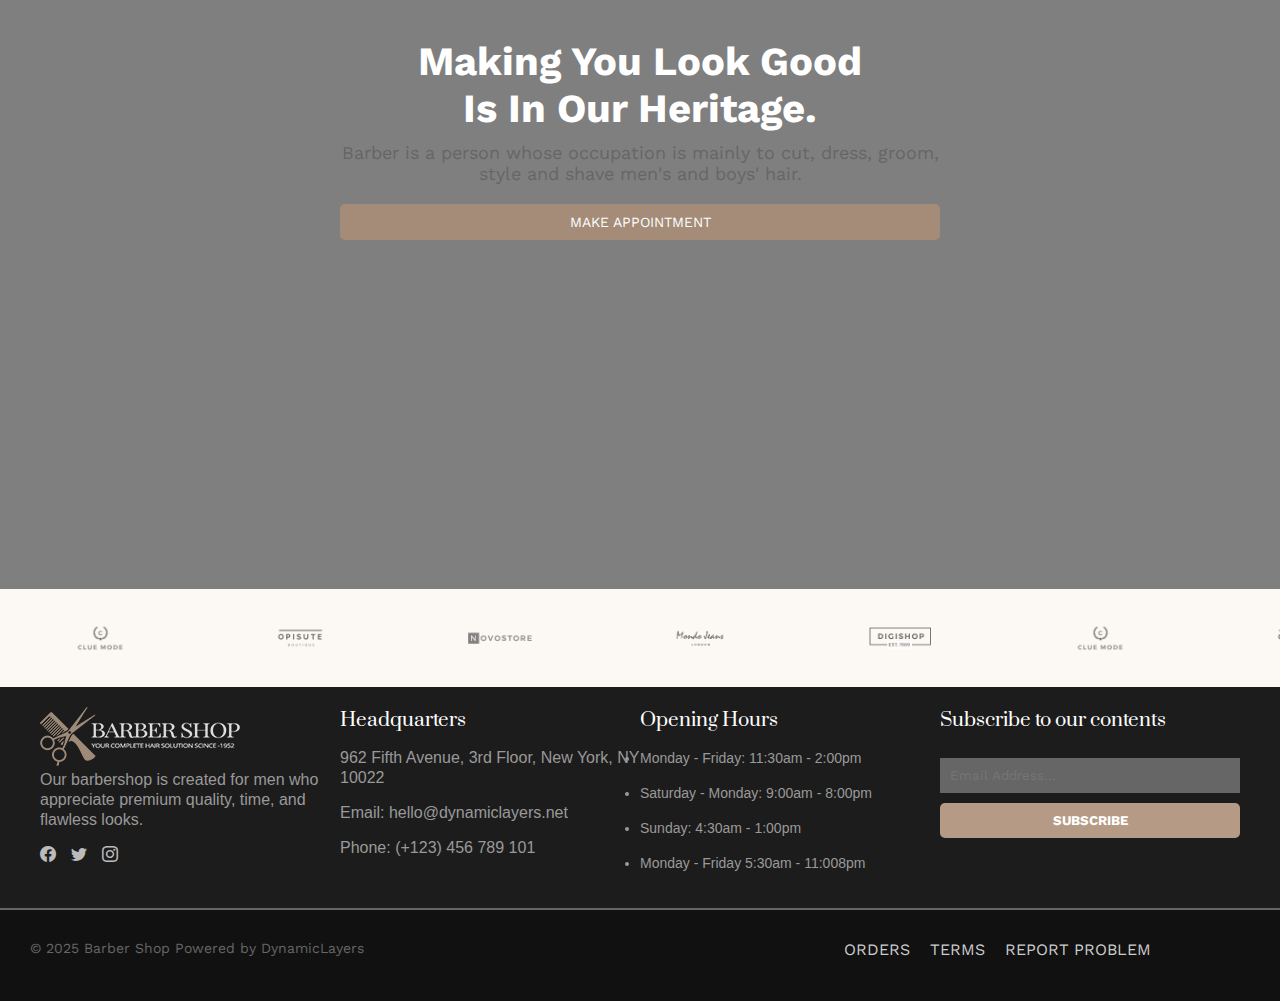
<file: about.html>
<!DOCTYPE html>
<html lang="en">

<head>
    <meta charset="UTF-8">
    <meta name="viewport" content="width=device-width, initial-scale=1.0">
    <title>Barber-Shop</title>
    <link rel="stylesheet" href="./style.css">
    <!-- Fontawesome CDN Link -->
    <link rel="stylesheet" href="https://cdnjs.cloudflare.com/ajax/libs/font-awesome/5.15.2/css/all.min.css" />
    <meta name="viewport" content="width=device-width, initial-scale=1.0">
    <link rel="stylesheet" href="https://cdn.jsdelivr.net/npm/bootstrap-icons@1.11.3/font/bootstrap-icons.min.css">
<body>

    <!-- <div class="container-fluid">
        <nav class="navbar navbar-expand-lg customStyle ">
            <div class="container">
                <a class="navbar-brand" href="#"><img class="imglogo" src="./assets/logo.png" alt=""></a>

                <button class="navbar-toggler" type="button" data-bs-toggle="collapse"
                    data-bs-target="#navbarSupportedContent" aria-controls="navbarSupportedContent"
                    aria-expanded="false" aria-label="Toggle navigation">
                    <span class="navbar-toggler-icon"><i class="bi bi-list"></i></span>
                </button>
                <div class="collapse navbar-collapse" id="navbarSupportedContent">
                    <ul class="navbar-nav ms-auto mb-2 mb-lg-0">
                        <li class="nav-item">
                            <a class="nav-link active linea" aria-current="page" href="#">HOME</a>
                        </li>
                        <li class="nav-item dropdown">
                            <a class="nav-link dropdown-toggle linea" href="#" id="navbarDropdown" role="button"
                                data-bs-toggle="dropdown" aria-expanded="false">
                                ABOUT
                            </a>
                            <ul class="dropdown-menu customdrop" aria-labelledby="navbarDropdown">
                                <li class="customdropgap"><a class="dropdown-item" href="#">ABOUT US</a></li>
                                <li class="customdropgap"><a class="dropdown-item" href="#">ABOUT COMPANY</a></li>
                            </ul>
                        </li>
                        <li class="nav-item dropdown">
                            <a class="nav-link dropdown-toggle linea" href="#" id="navbarDropdown2" role="button"
                                data-bs-toggle="dropdown" aria-expanded="false">
                                SERVICES
                            </a>
                            <ul class="dropdown-menu customdrop" aria-labelledby="navbarDropdown2">
                                <li class="customdropgap"><a class="dropdown-item" href="#">SERVICES 01</a></li>
                                <li class="customdropgap"><a class="dropdown-item" href="#">SERVICES 02</a></li>
                            </ul>
                        </li>
                        <li class="nav-item dropdown">
                            <a class="nav-link dropdown-toggle linea" href="#" id="navbarDropdown3" role="button"
                                data-bs-toggle="dropdown" aria-expanded="false">
                                PAGES
                            </a>
                            <ul class="dropdown-menu customdrop" aria-labelledby="navbarDropdown3">
                                <li class="customdropgap"><a class="dropdown-item" href="#">APPONTMENT</a></li>
                                <li class="customdropgap"><a class="dropdown-item" href="#">GALLERY</a></li>
                                <li class="customdropgap"><a class="dropdown-item" href="#">OUR TEAM</a></li>
                                <li class="customdropgap"><a class="dropdown-item" href="#">OUR PRICING</a></li>
                                <li class="customdropgap"><a class="dropdown-item" href="#">404 ERROR</a></li>
                            </ul>
                        </li>
                        <li class="nav-item dropdown">
                            <a class="nav-link dropdown-toggle linea" href="#" id="navbarDropdown4" role="button"
                                data-bs-toggle="dropdown" aria-expanded="false">
                                BLOG
                            </a>
                            <ul class="dropdown-menu customdrop" aria-labelledby="navbarDropdown4">
                                <li class="customdropgap"><a class="dropdown-item" href="#">BLOG GRID</a></li>
                                <li class="customdropgap"><a class="dropdown-item" href="#">BLOG CLASSIC</a></li>
                                <li class="customdropgap"><a class="dropdown-item" href="#">BLOG SINGLE</a></li>
                            </ul>
                        </li>
                        <li class="nav-item">
                            <a class="nav-link linea" href="#" tabindex="-1" aria-disabled="true">CONTACT</a>
                        </li>
                    </ul>
                    <form class="d-flex">
                        <button class="btn" type="submit">MAKE APPOINTMENT</button>
                    </form>
                </div>
            </div>
        </nav>
    </div> -->

    <nav>
        <div class="logo"><img src="./assets/logo.png" alt=""></div>
        <input type="checkbox" id="click">
        <label for="click" class="menu-btn">
            <i class="fas fa-bars"></i>
        </label> 
        <ul style="z-index: 101;">
            <li><a class="active" href="./index.html">HOME</a></li>
            <li><a href="./about.html">ABOUT US</a></li>
            <li><a href="./services.html">SERVICES</a></li>
            <li><a href="./gallery.html">GALLERY</a></li>
            <li><a href="./contact.html">CONTACT US</a></li>
            <div class="btnnav">MAKE APPOINTMENT</div>
        </ul>

    </nav>

    <!-- slider  header -->
 <!-- Hero Section  -->

 <section class="hero-section-1">
    <div class="overlay-1"></div>
    <div class="hero-content-1">
        <!-- <h1>Making You Look Good <br> Is In Our Heritage.</h1>
        <p>Barber is a person whose occupation is mainly to cut, dress, groom, style and shave men's and boys' hair.</p>
        <a href="#" class="btn-1">Make Appointment</a> -->
        <p>Trendy Salon & Spa</p>
        <h2>Our Barbershop</h2>
        <img src="./assets/heading-line.png" alt="Heading Line" class="heading-line">
    </div>
</section>

    <!-- <div class="carousel">

        <div class="list">
            <div class="item" style="background-image: url(./assets/slide-3.jpg);">

                <div class="content">
                    <div class="title">Its Not Just a Haircut, Its an Experience.</div>
                    <div class="name">Where mens want <br>to look there very best.</div>
                    <div class="des">Our barbershop is the territory created purely for males who appreciate<br> premium
                        quality, time and flawless look.</div>
                    <div class="btn">
                        <button>MAKE APPOINTMENT</button>

                    </div>
                </div>

            </div>

            <div class="item" style="background-image: url(./assets/slide-1.jpg);">

                <div class="content">
                    <div class="title">Classic Hair Style & Shaves.</div>
                    <div class="name">Our hair styles<br>enhances your smile.</div>
                    <div class="des">Our barbershop is the territory created purely for males who appreciate<br> premium
                        quality, time and flawless look.</div>
                    <div class="btn">
                        <button>MAKE APPOINTMENT</button>

                    </div>
                </div>

            </div>

            <div class="item" style="background-image: url(./assets/slide-2.jpg);">

                <div class="content">
                    <div class="title">Its Not Just a Haircut, Its an Experience.</div>
                    <div class="name">Being a barber is about <br>taking care of the people.</div>
                    <div class="des">Our barbershop is the territory created purely for males who appreciate<br> premium
                        quality, time and flawless look.</div>
                    <div class="btn">
                        <button>MAKE APPOINTMENT</button>

                    </div>
                </div>

            </div>

            <div class="item" style="background-image: url(./assets/slide-3.jpg);">

                <div class="content">
                    <div class="title">Its Not Just a Haircut, Its an Experience.</div>
                    <div class="name">Where mens want <br>to look there very best.</div>
                    <div class="des">Our barbershop is the territory created purely for males who appreciate<br> premium
                        quality, time and flawless look.</div>
                    <div class="btn">
                        <button>MAKE APPOINTMENT</button>

                    </div>
                </div>

            </div>

            <div class="item" style="background-image: url(./assets/slide-1.jpg);">

                <div class="content">
                    <div class="title">Classic Hair Style & Shaves.</div>
                    <div class="name">Our hair styles<br>enhances your smile.</div>
                    <div class="des">Our barbershop is the territory created purely for males who appreciate<br> premium
                        quality, time and flawless look.</div>
                    <div class="btn">
                        <button>MAKE APPOINTMENT</button>

                    </div>
                </div>

            </div>

            <div class="item" style="background-image: url(./assets/slide-2.jpg);">

                <div class="content">
                    <div class="title">Its Not Just a Haircut, Its an Experience.</div>
                    <div class="name">Being a barber is about <br>taking care of the people.</div>
                    <div class="des">Our barbershop is the territory created purely for males who appreciate<br> premium
                        quality, time and flawless look.</div>
                    <div class="btn">
                        <button>MAKE APPOINTMENT</button>

                    </div>
                </div>

            </div>

        </div> -->

        <!--next prev button-->
        <!-- <div class="arrows">
            <button class="prev">
                < </button>
                    <button class="next">></button>
        </div> -->


        <!-- time running -->
        <!-- <div class="timeRunning"></div>

    </div> -->



    <!-- baber shop  -->

    <div class="mainshop">
        <div class="shopleft">
            <h3>Introducing</h3>
            <h1>The Barber Shop <br>Science 1991</h1>
            <img src="./assets/about-logo.png" alt="">
            <p>Barber is a person whose occupation is mainly to cut dress groom style and shave men's and boys' hair. A
                barber's place of work is known as a "barbershop" or a "barber's". Barbershops are also places of social
                interaction and public discourse. In some instances, barbershops are also public forums.</p>
                <div class="btnshop">MORE ABOUT US</div>
        </div>
        <div class="shopright">
            <div class="img-1">
                <img src="./assets/about-1.jpg" alt="">
            </div>
            <div class="img-2">
                <img src="./assets/about-2.jpg" alt="">
            </div>
            <div class="img-3">
                <img src="./assets/about-3.jpg" alt="">
            </div>
        </div>
    </div>


    <section class="services-main">
        <p>Trendy Salon & Spa</p>
        <h2>Our Services</h2>
        <img src="./assets/heading-line.png" alt="Heading Line" class="heading-line">
        <div class="services-container">
            <div class="service-box">
                <i class="bi bi-scissors"></i>
                <h3>Haircut Styles</h3>
                <p>Barber is a person whose occupation is mainly to cut dress style.</p>
            </div>
            <div class="service-box">
                <i class="bi bi-person-bounding-box"></i>
                <h3>Beard Trimming</h3>
                <p>Barber is a person whose occupation is mainly to cut dress style.</p>
            </div>
            <div class="service-box">
                <i class="bi bi-brush"></i>
                <h3>Smooth Shave</h3>
                <p>Barber is a person whose occupation is mainly to cut dress style.</p>
            </div>
            <div class="service-box">
                <i class="bi bi-mask"></i>
                <h3>Face Masking</h3>
                <p>Barber is a person whose occupation is mainly to cut dress style.</p>
            </div>
        </div>
    </section>



    <!-- booking section  -->
<!-- <div class="bookingsecton">
            <div class="container">
                <div class="image-section">
                    <img src="./assets/book-bg.jpg" alt="Barber Image">
                </div>
                <div class="form-section">
                    <div class="imgform">
                        <div class="overlay"></div>
                    </div>
                    <div class="formmain">
                    <h2>Make an appointment</h2>
                    <p>Barber is a person whose occupation is mainly to cut dress groom style and shave men's and boys hair.</p>
                    <form>
                        <div class="form-group">
                            <input type="text" placeholder="Name">
                            <input type="email" placeholder="Your Email">
                        </div>
                        <div class="form-group">
                            <input type="text" placeholder="Your Phone No">
                            <input type="text" placeholder="Your Free Time">
                        </div>
                        <div class="form-group">
                            <select id="services" name="services" required>                                <option value="" disabled selected>Services</option>
                                <option value="hair-styling">Hair Styling</option>
                                <option value="shaving">Shaving</option>
                                <option value="beard-triming">Beard Triming</option>
                                <option value="face-mask">Face Mask</option>
                            </select>
                            <select id="barbers" name="barbers" required>
                             <option value="" disabled selected>Choose Barbers</option>
                                        <option value="Michel-brown">Michel Brown</option>
                                        <option value="Jonathan-smith">Jonathan Smith</option>
                                        <option value="Jack-Tosan">Jack Tosan</option>
                                        <option value="Martin-Lane">Martin Lane</option>
                            </select>
                        </div>
                        <button class="btnform" type="submit">MAKE APPOINTMENT</button>
                    </form>
                </div>
                </div>
            </div>
</div> -->

<!-- trending salon  -->

<div class="maintrendy">
    <p>Trendy Salon & Spa</p>
        <h2>Our Barbers</h2>
        <img src="./assets/heading-line.png" alt="Heading Line" class="heading-line">
</div>
<section class="barbers">
    <div class="barbers-container">
        <div class="barber">
            <img src="./assets/team-1.jpg" alt="Barber 1">
            <div class="barber-info">
                <h4>Kyle Frederick</h4>
                <p>WEB DESIGNER</p>
            </div>
        </div>
        <div class="barber">
            <img src="./assets/team-2.jpg" alt="Barber 2">
            <div class="barber-info">
                <h4>José Carpio</h4>
                <p>WORDPRESS DEVELOPER</p>
            </div>
        </div>
        <div class="barber">
            <img src="./assets/team-3.jpg" alt="Barber 3">
            <div class="barber-info">
                <h4>Michel Ibáñez</h4>
                <p>ONLINE MARKETER</p>
            </div>
        </div>
        <div class="barber">
            <img src="./assets/team-4.jpg" alt="Barber 4">
            <div class="barber-info">
                <h4>Adam Castellon</h4>
                <p>JAVA SPECIALIST</p>
            </div>
        </div>
    </div>
</section>
<button id="scrollTopBtn">&#8593;</button>



<!-- slider  -->
<!-- <div class="maintrendy">
    <p>Save 20% On Beauty Spa</p>
        <h2>Our Barbers Pricing</h2>
        <img src="./assets/heading-line.png" alt="Heading Line" class="heading-line">
</div> -->
<!-- <section class="pricing-section">
    <div class="pricing-container">

        <div class="pricing-category">
            <h4 class="category-title">Hair Styling</h4>
            <div class="pricing-item">
                <span>Hair Cut</span>
                <span class="price">$8</span>
            </div>
            <p>Barber is a person whose occupation is mainly to cut, dress, groom, style and shave men.</p>

            <div class="pricing-item">
                <span>Hair Styling</span>
                <span class="price">$9</span>
            </div>
            <p>Barber is a person whose occupation is mainly to cut, dress, groom, style and shave men.</p>

            <div class="pricing-item">
                <span>Hair Triming</span>
                <span class="price">$10</span>
            </div>
            <p>Barber is a person whose occupation is mainly to cut, dress, groom, style and shave men.</p>
        </div>

        <div class="pricing-category">
            <h4 class="category-title">Shaving</h4>
            <div class="pricing-item">
                <span>Clean Shaving</span>
                <span class="price">$8</span>
            </div>
            <p>Barber is a person whose occupation is mainly to cut, dress, groom, style and shave men.</p>

            <div class="pricing-item">
                <span>Beard Triming</span>
                <span class="price">$9</span>
            </div>
            <p>Barber is a person whose occupation is mainly to cut, dress, groom, style and shave men.</p>

            <div class="pricing-item">
                <span>Smooth Shave</span>
                <span class="price">$10</span>
            </div>
            <p>Barber is a person whose occupation is mainly to cut, dress, groom, style and shave men.</p>
        </div>

        <div class="pricing-category">
            <h4 class="category-title">Face Masking</h4>
            <div class="pricing-item">
                <span>White Facial</span>
                <span class="price">$8</span>
            </div>
            <p>Barber is a person whose occupation is mainly to cut, dress, groom, style and shave men.</p>

            <div class="pricing-item">
                <span>Face Cleaning</span>
                <span class="price">$9</span>
            </div>
            <p>Barber is a person whose occupation is mainly to cut, dress, groom, style and shave men.</p>

            <div class="pricing-item">
                <span>Bright Tuning</span>
                <span class="price">$10</span>
            </div>
            <p>Barber is a person whose occupation is mainly to cut, dress, groom, style and shave men.</p>
        </div>

    </div>
</section> -->





<!-- Blog Section -->
<!-- 
<section class="blog-section">
    <div class="maintrendy">
        <p>From Blog</p>
            <h2>A Good Newspaper Is A Nation Talking To Itself</h2>
            <img src="./assets/heading-line.png" alt="Heading Line" class="heading-line">
    </div>
    <div class="blog-container">
        <div class="blog-card">
            <img src="./assets/post-1.jpg" alt="Haircut">
            <span class="category">Interior</span>
            <h2>Minimalist trending in modern architecture 2019</h2>
            <p>Building first evolved out dynamics between needs means available building materials attendant skills.</p>
            <a href="#" class="read-more">Read More</a>
        </div>

        <div class="blog-card">
            <img src="./assets/post-2.jpg" alt="Haircut">
            <span class="category">Architecture</span>
            <h2>Terrace in the town yamazaki kentaro design workshop.</h2>
            <p>Building first evolved out dynamics between needs means available building materials attendant skills.</p>
            <a href="#" class="read-more">Read More</a>
        </div>

        <div class="blog-card">
            <img src="./assets/post-3.jpg" alt="Haircut">
            <span class="category">Design</span>
            <h2>W270 house são paulo arquitetos fabio jorge architecture.</h2>
            <p>Building first evolved out dynamics between needs means available building materials attendant skills.</p>
            <a href="#" class="read-more">Read More</a>
        </div>
    </div>
</section> -->
<section class="hero-section">
    <div class="overlay"></div>
    <div class="hero-content">
        <h1>Making You Look Good <br> Is In Our Heritage.</h1>
        <p>Barber is a person whose occupation is mainly to cut, dress, groom, style and shave men's and boys' hair.</p>
        <a href="#" class="btn">Make Appointment</a>

    </div>
</section>


<div class="slider">
    <div class="slide-track">
        <div class="slide"><img src="./assets/sponsor-1.png" alt="Logo 1"></div>
        <div class="slide"><img src="./assets/sponsor-2.png" alt="Logo 2"></div>
        <div class="slide"><img src="./assets/sponsor-3.png" alt="Logo 3"></div>
        <div class="slide"><img src="./assets/sponsor-4.png" alt="Logo 4"></div>
        <div class="slide"><img src="./assets/sponsor-5.png" alt="Logo 5"></div>
        <div class="slide"><img src="./assets/sponsor-1.png" alt="Logo 1"></div>
        <div class="slide"><img src="./assets/sponsor-2.png" alt="Logo 2"></div>
        <div class="slide"><img src="./assets/sponsor-3.png" alt="Logo 3"></div>
        <div class="slide"><img src="./assets/sponsor-4.png" alt="Logo 4"></div>
        <div class="slide"><img src="./assets/sponsor-5.png" alt="Logo 5"></div>
    </div>
</div>


<footer class="footer">
    <div class="footer-container">
        <div class="footer-section">
            <img src="./assets/logo.png" alt="">
            <p>Our barbershop is created for men who appreciate premium quality, time, and flawless looks.</p>
            <div class="social-icons">
                <a href="#"><i class="bi bi-facebook"></i></a>
                <a href="#"><i class="bi bi-twitter"></i></a>
                <a href="#"><i class="bi bi-instagram"></i></a>
            </div>
        </div>
        <div class="footer-section">
            <h3>Headquarters</h3>
            <p>962 Fifth Avenue, 3rd Floor, New York, NY 10022</p>
            <p>Email: hello@dynamiclayers.net</p>
            <p>Phone: (+123) 456 789 101</p>
        </div>
        <div class="footer-section">
            <h3>Opening Hours</h3>
            <li>Monday - Friday: 11:30am - 2:00pm</li>
            <li>Saturday - Monday: 9:00am - 8:00pm</li>
            <li>Sunday: 4:30am - 1:00pm</li>
            <li>Monday - Friday 5:30am - 11:008pm</li>
        </div>
        <div class="footer-section subscribe">
            <h3>Subscribe to our contents</h3>
            <input type="email" placeholder="Email Address...">
            <button>SUBSCRIBE</button>
        </div>
    </div>
</footer>
<hr>
<div class="bottom-bar">
    <p>&copy; 2025 Barber Shop Powered by DynamicLayers</p>
    <div class="bottom-links">
        <a href="#">ORDERS</a>
        <a href="#">TERMS</a>
        <a href="#">REPORT PROBLEM</a>
    </div>
</div>

    <script src="./script.js"></script>
</body>


</html>
</file>
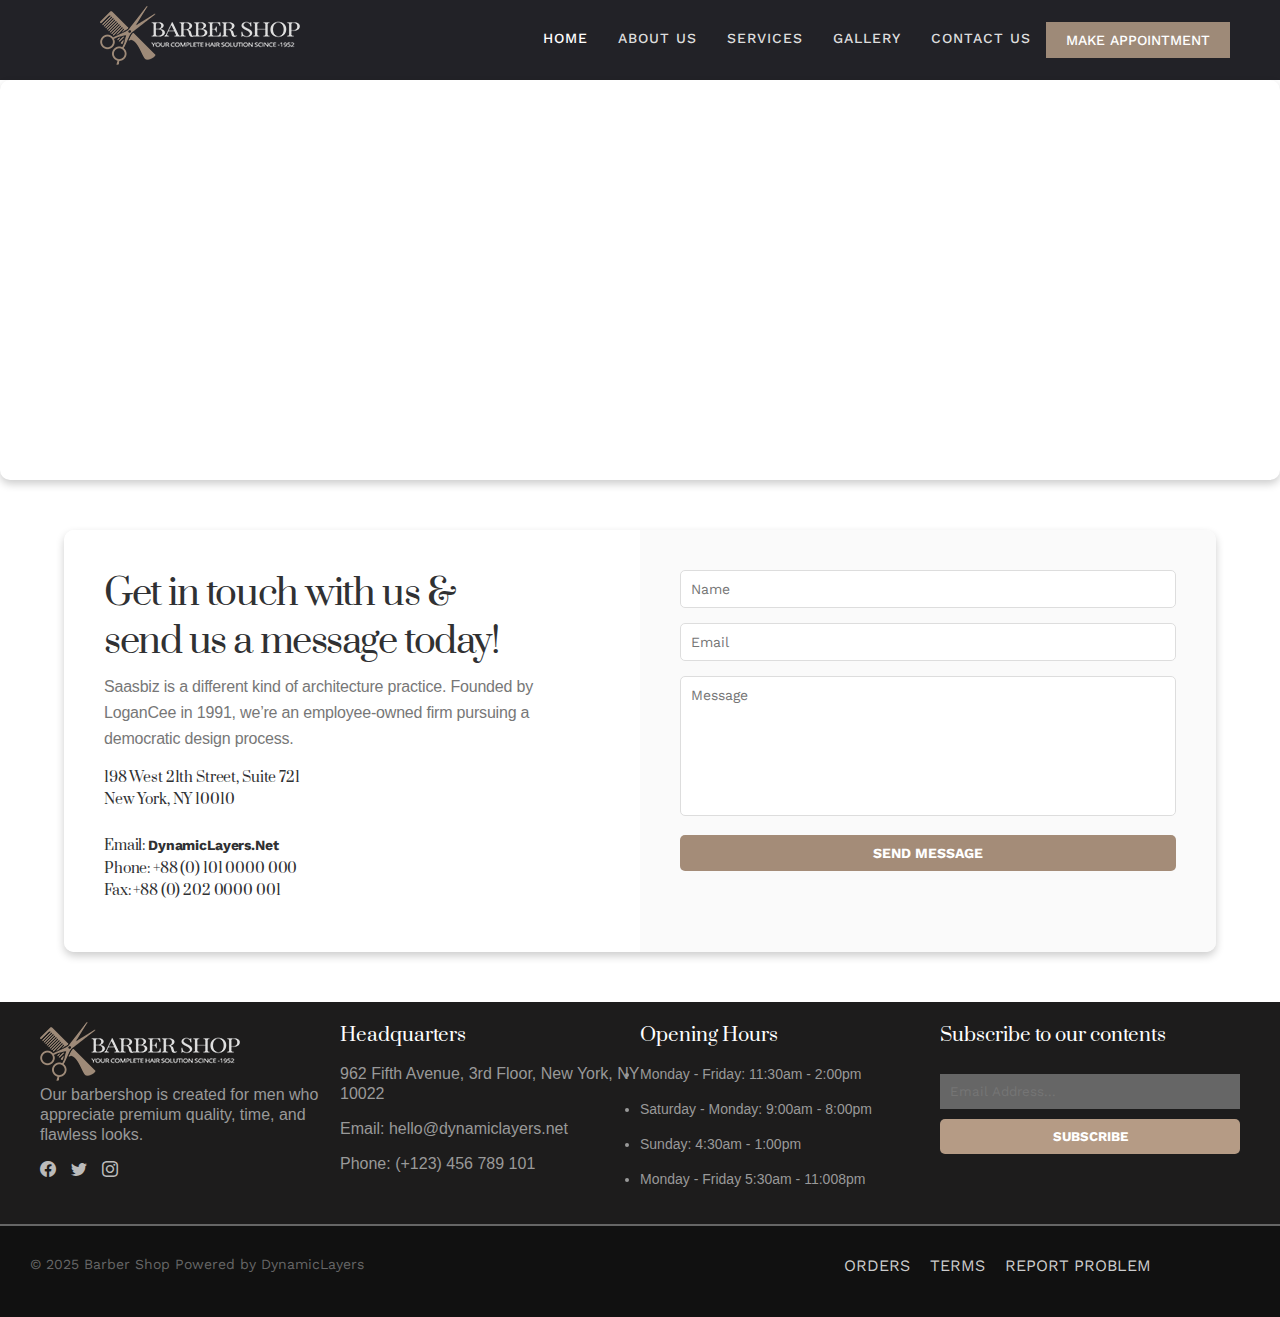
<file: contact.html>
<!DOCTYPE html>
<html lang="en">

<head>
    <meta charset="UTF-8">
    <meta name="viewport" content="width=device-width, initial-scale=1.0">
    <title>Barber-Shop</title>
    <link rel="stylesheet" href="./style.css">
    <!-- Fontawesome CDN Link -->
    <link rel="stylesheet" href="https://cdnjs.cloudflare.com/ajax/libs/font-awesome/5.15.2/css/all.min.css" />
    <meta name="viewport" content="width=device-width, initial-scale=1.0">
    <link rel="stylesheet" href="https://cdn.jsdelivr.net/npm/bootstrap-icons@1.11.3/font/bootstrap-icons.min.css">
<body>


    <nav>
        <div class="logo"><img src="./assets/logo.png" alt=""></div>
        <input type="checkbox" id="click">
        <label for="click" class="menu-btn">
            <i class="fas fa-bars"></i>
        </label> 
        <ul style="z-index: 101;">
            <li><a class="active" href="./index.html">HOME</a></li>
            <li><a href="./about.html">ABOUT US</a></li>
            <li><a href="./services.html">SERVICES</a></li>
            <li><a href="./gallery.html">GALLERY</a></li>
            <li><a href="./contact.html">CONTACT US</a></li>
            <div class="btnnav">MAKE APPOINTMENT</div>
        </ul>

    </nav>



    <div class="map-container">
        <iframe src="https://www.google.com/maps/embed?pb=!1m18!1m12!1m3!1d3019.8662153867613!2d67.087392774432!3d24.925731342644404!2m3!1f0!2f0!3f0!3m2!1i1024!2i768!4f13.1!3m3!1m2!1s0x3eb33f60a0781265%3A0x2befaba123014ab1!2sSMIT%20Gulshan%20Campus!5e1!3m2!1sen!2s!4v1739730905784!5m2!1sen!2s" width="600" height="450" style="border:0;" allowfullscreen="" loading="lazy" referrerpolicy="no-referrer-when-downgrade"></iframe>

    </div>

    <div class="container">
        <!-- Left Section -->
        <div class="left">
            <h2>Get in touch with us & <br> send us a message today!</h2>
            <p>Saasbiz is a different kind of architecture practice. Founded by LoganCee in 1991, we’re an employee-owned firm pursuing a democratic design process.</p>
            <address>
                198 West 21th Street, Suite 721<br>
                New York, NY 10010<br><br>
                Email: <strong>DynamicLayers.Net</strong><br>
                Phone: +88 (0) 101 0000 000<br>
                Fax: +88 (0) 202 0000 001
            </address>
        </div>

        <!-- Right Section (Form) -->
        <div class="right">
            <form id="contactForm">
                <div class="input-group">
                    <input type="text" id="name" placeholder="Name">
                </div>
                <div class="input-group">
                    <input type="email" id="email" placeholder="Email">
                </div>
                <div class="input-group">
                    <textarea id="message" placeholder="Message"></textarea>
                </div>
                <button type="submit" class="btn">Send Message</button>
            </form>
        </div>
    </div>





<footer class="footer">
    <div class="footer-container">
        <div class="footer-section">
            <img src="./assets/logo.png" alt="">
            <p>Our barbershop is created for men who appreciate premium quality, time, and flawless looks.</p>
            <div class="social-icons">
                <a href="#"><i class="bi bi-facebook"></i></a>
                <a href="#"><i class="bi bi-twitter"></i></a>
                <a href="#"><i class="bi bi-instagram"></i></a>
            </div>
        </div>
        <div class="footer-section">
            <h3>Headquarters</h3>
            <p>962 Fifth Avenue, 3rd Floor, New York, NY 10022</p>
            <p>Email: hello@dynamiclayers.net</p>
            <p>Phone: (+123) 456 789 101</p>
        </div>
        <div class="footer-section">
            <h3>Opening Hours</h3>
            <li>Monday - Friday: 11:30am - 2:00pm</li>
            <li>Saturday - Monday: 9:00am - 8:00pm</li>
            <li>Sunday: 4:30am - 1:00pm</li>
            <li>Monday - Friday 5:30am - 11:008pm</li>
        </div>
        <div class="footer-section subscribe">
            <h3>Subscribe to our contents</h3>
            <input type="email" placeholder="Email Address...">
            <button>SUBSCRIBE</button>
        </div>
    </div>
</footer>
<hr>
<div class="bottom-bar">
    <p>&copy; 2025 Barber Shop Powered by DynamicLayers</p>
    <div class="bottom-links">
        <a href="#">ORDERS</a>
        <a href="#">TERMS</a>
        <a href="#">REPORT PROBLEM</a>
    </div>
</div>

    <script src="./script.js"></script>
</body>


</html>
</file>
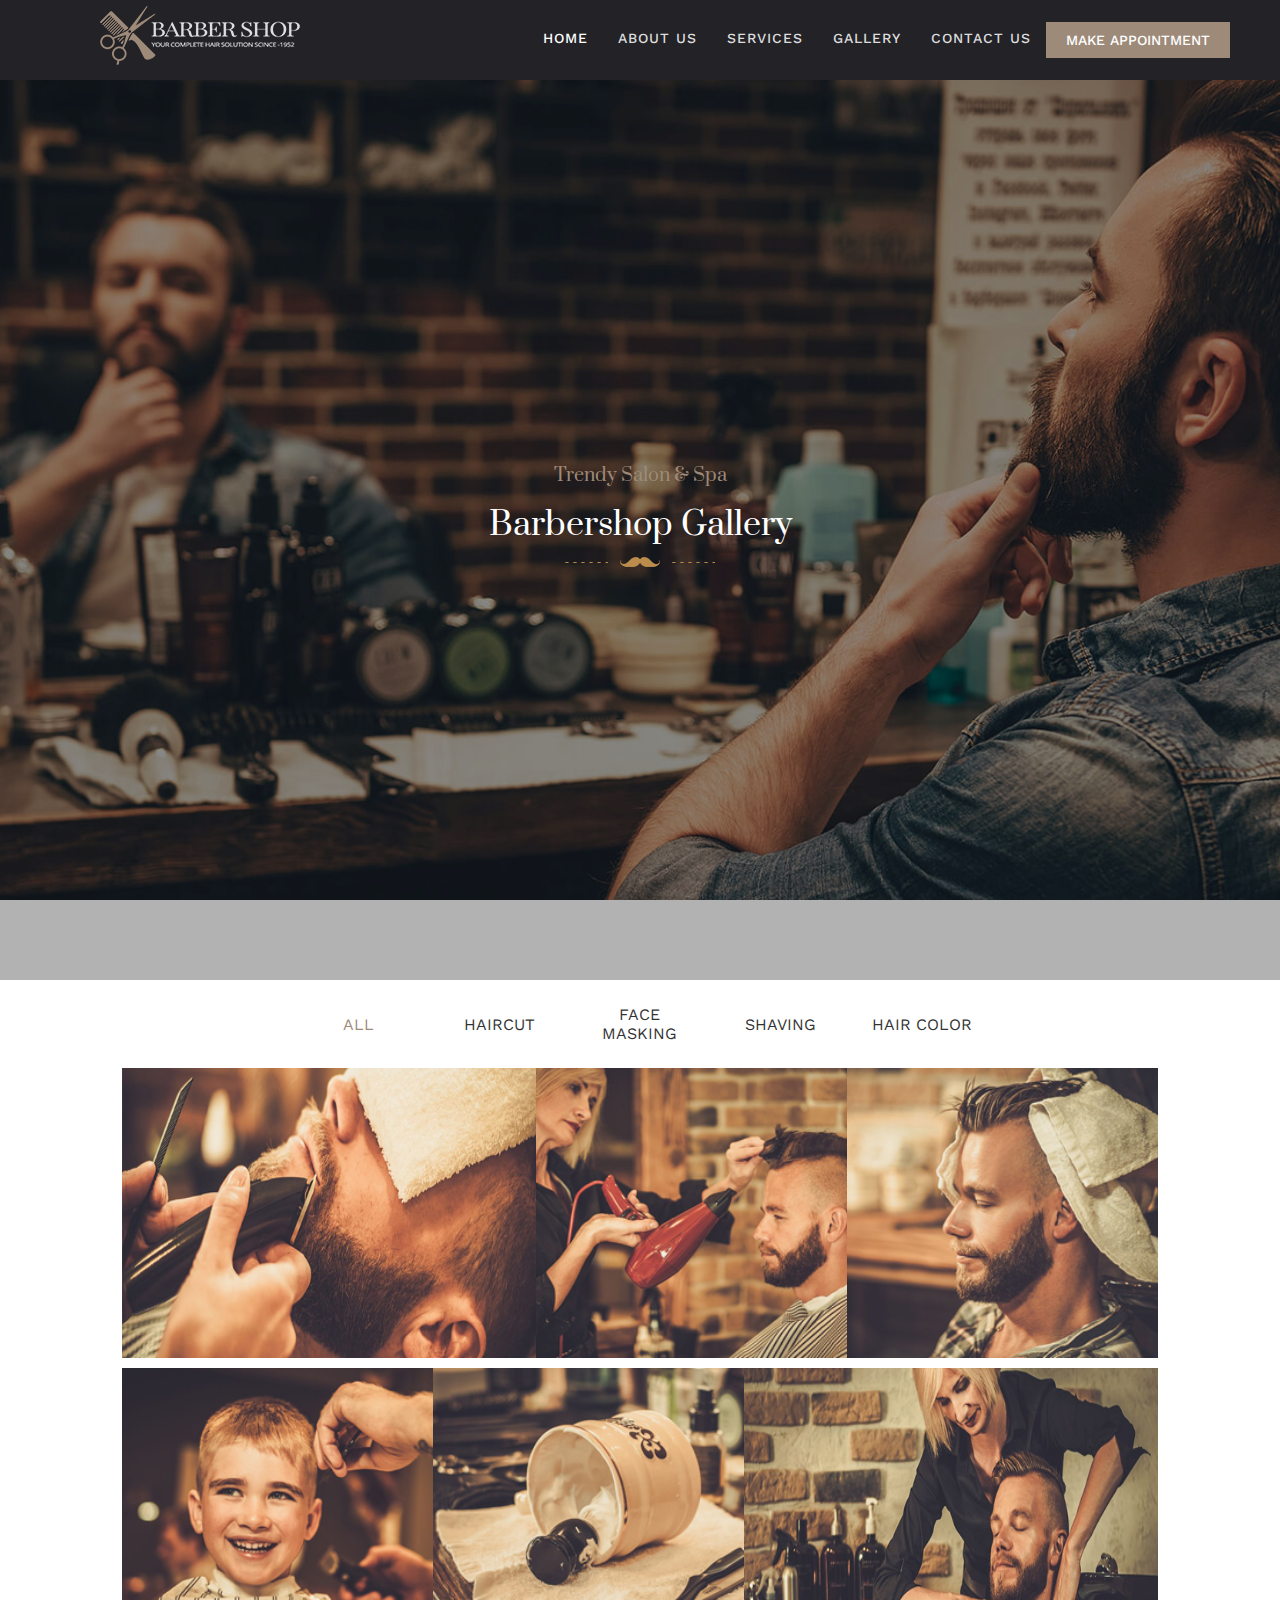
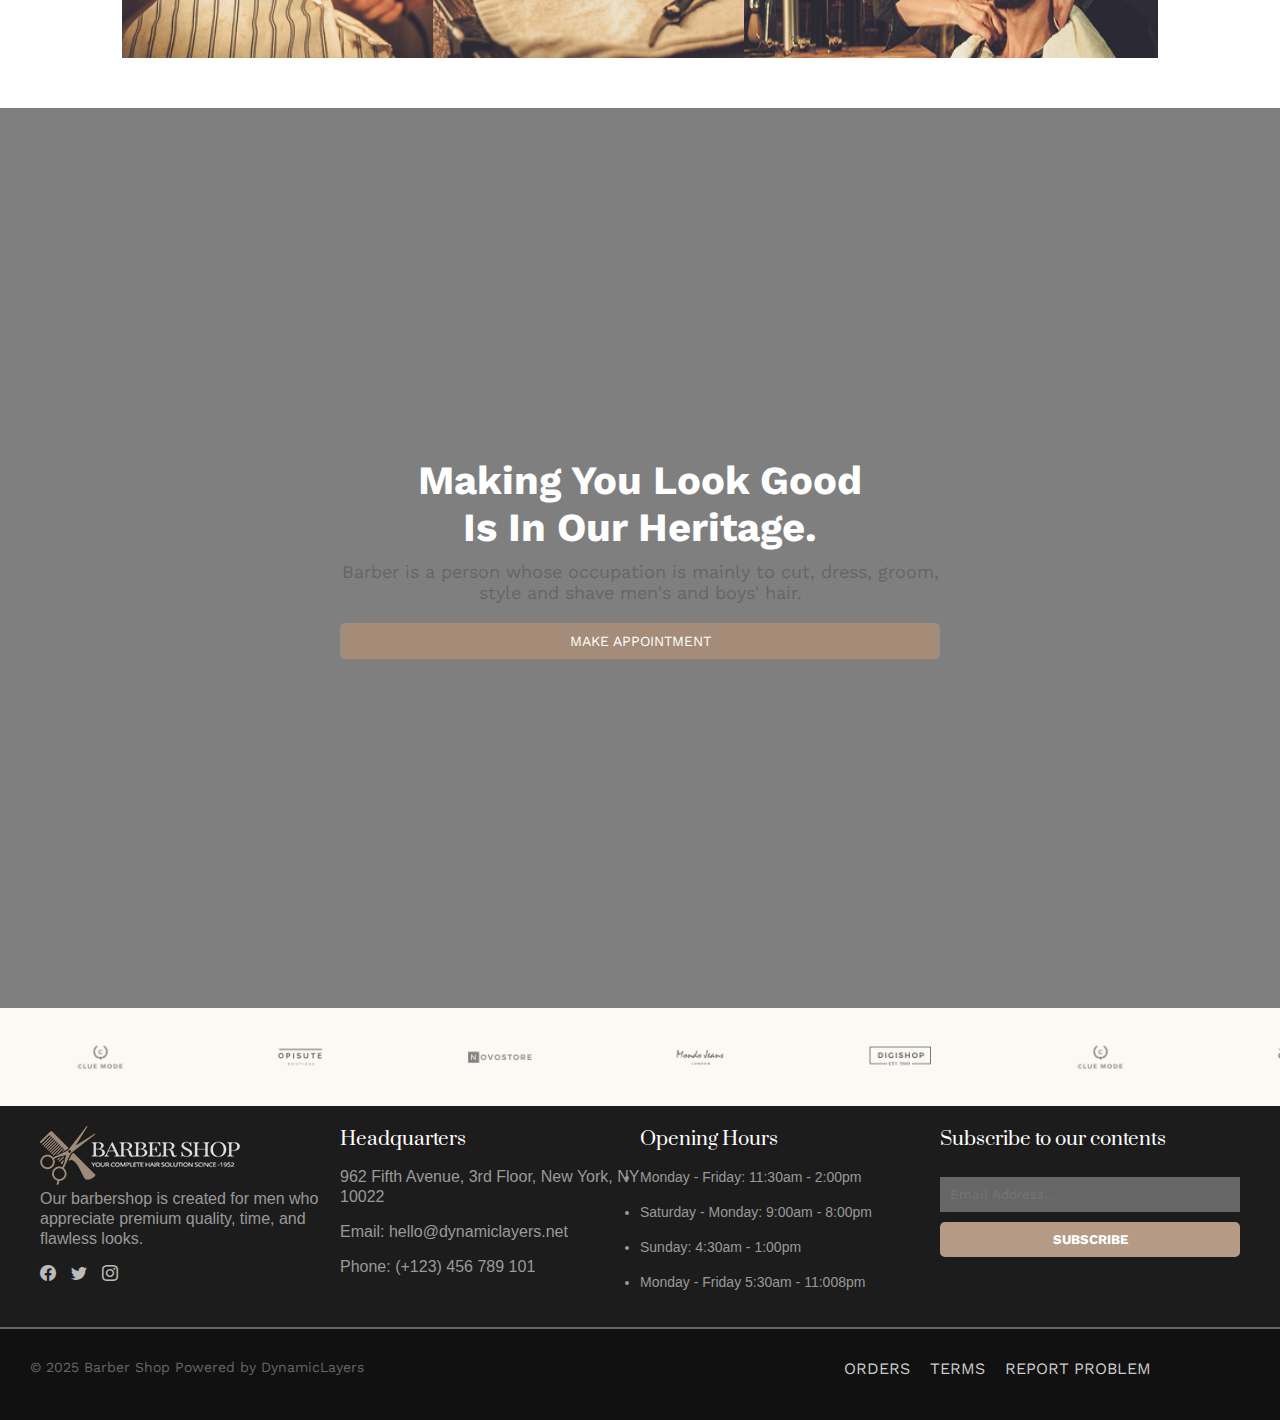
<file: gallery.html>
<!DOCTYPE html>
<html lang="en">

<head>
    <meta charset="UTF-8">
    <meta name="viewport" content="width=device-width, initial-scale=1.0">
    <title>Barber-Shop</title>
    <link rel="stylesheet" href="./style.css">
    <!-- Fontawesome CDN Link -->
    <link rel="stylesheet" href="https://cdnjs.cloudflare.com/ajax/libs/font-awesome/5.15.2/css/all.min.css" />
    <meta name="viewport" content="width=device-width, initial-scale=1.0">
    <link rel="stylesheet" href="https://cdn.jsdelivr.net/npm/bootstrap-icons@1.11.3/font/bootstrap-icons.min.css">
<body>

    <!-- <div class="container-fluid">
        <nav class="navbar navbar-expand-lg customStyle ">
            <div class="container">
                <a class="navbar-brand" href="#"><img class="imglogo" src="./assets/logo.png" alt=""></a>

                <button class="navbar-toggler" type="button" data-bs-toggle="collapse"
                    data-bs-target="#navbarSupportedContent" aria-controls="navbarSupportedContent"
                    aria-expanded="false" aria-label="Toggle navigation">
                    <span class="navbar-toggler-icon"><i class="bi bi-list"></i></span>
                </button>
                <div class="collapse navbar-collapse" id="navbarSupportedContent">
                    <ul class="navbar-nav ms-auto mb-2 mb-lg-0">
                        <li class="nav-item">
                            <a class="nav-link active linea" aria-current="page" href="#">HOME</a>
                        </li>
                        <li class="nav-item dropdown">
                            <a class="nav-link dropdown-toggle linea" href="#" id="navbarDropdown" role="button"
                                data-bs-toggle="dropdown" aria-expanded="false">
                                ABOUT
                            </a>
                            <ul class="dropdown-menu customdrop" aria-labelledby="navbarDropdown">
                                <li class="customdropgap"><a class="dropdown-item" href="#">ABOUT US</a></li>
                                <li class="customdropgap"><a class="dropdown-item" href="#">ABOUT COMPANY</a></li>
                            </ul>
                        </li>
                        <li class="nav-item dropdown">
                            <a class="nav-link dropdown-toggle linea" href="#" id="navbarDropdown2" role="button"
                                data-bs-toggle="dropdown" aria-expanded="false">
                                SERVICES
                            </a>
                            <ul class="dropdown-menu customdrop" aria-labelledby="navbarDropdown2">
                                <li class="customdropgap"><a class="dropdown-item" href="#">SERVICES 01</a></li>
                                <li class="customdropgap"><a class="dropdown-item" href="#">SERVICES 02</a></li>
                            </ul>
                        </li>
                        <li class="nav-item dropdown">
                            <a class="nav-link dropdown-toggle linea" href="#" id="navbarDropdown3" role="button"
                                data-bs-toggle="dropdown" aria-expanded="false">
                                PAGES
                            </a>
                            <ul class="dropdown-menu customdrop" aria-labelledby="navbarDropdown3">
                                <li class="customdropgap"><a class="dropdown-item" href="#">APPONTMENT</a></li>
                                <li class="customdropgap"><a class="dropdown-item" href="#">GALLERY</a></li>
                                <li class="customdropgap"><a class="dropdown-item" href="#">OUR TEAM</a></li>
                                <li class="customdropgap"><a class="dropdown-item" href="#">OUR PRICING</a></li>
                                <li class="customdropgap"><a class="dropdown-item" href="#">404 ERROR</a></li>
                            </ul>
                        </li>
                        <li class="nav-item dropdown">
                            <a class="nav-link dropdown-toggle linea" href="#" id="navbarDropdown4" role="button"
                                data-bs-toggle="dropdown" aria-expanded="false">
                                BLOG
                            </a>
                            <ul class="dropdown-menu customdrop" aria-labelledby="navbarDropdown4">
                                <li class="customdropgap"><a class="dropdown-item" href="#">BLOG GRID</a></li>
                                <li class="customdropgap"><a class="dropdown-item" href="#">BLOG CLASSIC</a></li>
                                <li class="customdropgap"><a class="dropdown-item" href="#">BLOG SINGLE</a></li>
                            </ul>
                        </li>
                        <li class="nav-item">
                            <a class="nav-link linea" href="#" tabindex="-1" aria-disabled="true">CONTACT</a>
                        </li>
                    </ul>
                    <form class="d-flex">
                        <button class="btn" type="submit">MAKE APPOINTMENT</button>
                    </form>
                </div>
            </div>
        </nav>
    </div> -->

    <nav>
        <div class="logo"><img src="./assets/logo.png" alt=""></div>
        <input type="checkbox" id="click">
        <label for="click" class="menu-btn">
            <i class="fas fa-bars"></i>
        </label> 
        <ul style="z-index: 101;">
            <li><a class="active" href="./index.html">HOME</a></li>
            <li><a href="./about.html">ABOUT US</a></li>
            <li><a href="./services.html">SERVICES</a></li>
            <li><a href="./gallery.html">GALLERY</a></li>
            <li><a href="./contact.html">CONTACT US</a></li>
            <div class="btnnav">MAKE APPOINTMENT</div>
        </ul>

    </nav>

    <!-- slider  header -->
 <!-- Hero Section  -->

 <section class="hero-section-1">
    <div class="overlay-1"></div>
    <div class="hero-content-1">
        <!-- <h1>Making You Look Good <br> Is In Our Heritage.</h1>
        <p>Barber is a person whose occupation is mainly to cut, dress, groom, style and shave men's and boys' hair.</p>
        <a href="#" class="btn-1">Make Appointment</a> -->
        <p>Trendy Salon & Spa</p>
        <h2>Barbershop Gallery</h2>
        <img src="./assets/heading-line.png" alt="Heading Line" class="heading-line">
    </div>
</section>

<!-- gallery  -->

<div class="tabs">
    <button class="tab-button active" onclick="filterSelection('all')">ALL</button>
    <button class="tab-button" onclick="filterSelection('haircut')">HAIRCUT</button>
    <button class="tab-button" onclick="filterSelection('mask')">FACE MASKING</button>
    <button class="tab-button" onclick="filterSelection('shaving')">SHAVING</button>
    <button class="tab-button" onclick="filterSelection('color')">HAIR COLOR</button>
</div>

<div class="gallery">
    <div class="imgtop">
        <img src="./assets/portfolio-1.jpg" class="haircut show">
        <img src="./assets/portfolio-2.jpg" class="haircut show">
        <img src="./assets/portfolio-3.jpg" class="mask show">
    </div>
    <div class="imgbottom">
        <img src="./assets/portfolio-4.jpg" class="shaving show">
        <img src="./assets/portfolio-5.jpg" class="color show">
        <img src="./assets/portfolio-6.jpg" class="color show">
    </div>
  
  
</div>


<!-- Blog Section -->
<!-- 
<section class="blog-section">
    <div class="maintrendy">
        <p>From Blog</p>
            <h2>A Good Newspaper Is A Nation Talking To Itself</h2>
            <img src="./assets/heading-line.png" alt="Heading Line" class="heading-line">
    </div>
    <div class="blog-container">
        <div class="blog-card">
            <img src="./assets/post-1.jpg" alt="Haircut">
            <span class="category">Interior</span>
            <h2>Minimalist trending in modern architecture 2019</h2>
            <p>Building first evolved out dynamics between needs means available building materials attendant skills.</p>
            <a href="#" class="read-more">Read More</a>
        </div>

        <div class="blog-card">
            <img src="./assets/post-2.jpg" alt="Haircut">
            <span class="category">Architecture</span>
            <h2>Terrace in the town yamazaki kentaro design workshop.</h2>
            <p>Building first evolved out dynamics between needs means available building materials attendant skills.</p>
            <a href="#" class="read-more">Read More</a>
        </div>

        <div class="blog-card">
            <img src="./assets/post-3.jpg" alt="Haircut">
            <span class="category">Design</span>
            <h2>W270 house são paulo arquitetos fabio jorge architecture.</h2>
            <p>Building first evolved out dynamics between needs means available building materials attendant skills.</p>
            <a href="#" class="read-more">Read More</a>
        </div>
    </div>
</section> -->
<section class="hero-section">
    <div class="overlay"></div>
    <div class="hero-content">
        <h1>Making You Look Good <br> Is In Our Heritage.</h1>
        <p>Barber is a person whose occupation is mainly to cut, dress, groom, style and shave men's and boys' hair.</p>
        <a href="#" class="btn">Make Appointment</a>

    </div>
</section>


<div class="slider">
    <div class="slide-track">
        <div class="slide"><img src="./assets/sponsor-1.png" alt="Logo 1"></div>
        <div class="slide"><img src="./assets/sponsor-2.png" alt="Logo 2"></div>
        <div class="slide"><img src="./assets/sponsor-3.png" alt="Logo 3"></div>
        <div class="slide"><img src="./assets/sponsor-4.png" alt="Logo 4"></div>
        <div class="slide"><img src="./assets/sponsor-5.png" alt="Logo 5"></div>
        <div class="slide"><img src="./assets/sponsor-1.png" alt="Logo 1"></div>
        <div class="slide"><img src="./assets/sponsor-2.png" alt="Logo 2"></div>
        <div class="slide"><img src="./assets/sponsor-3.png" alt="Logo 3"></div>
        <div class="slide"><img src="./assets/sponsor-4.png" alt="Logo 4"></div>
        <div class="slide"><img src="./assets/sponsor-5.png" alt="Logo 5"></div>
    </div>
</div>


<footer class="footer">
    <div class="footer-container">
        <div class="footer-section">
            <img src="./assets/logo.png" alt="">
            <p>Our barbershop is created for men who appreciate premium quality, time, and flawless looks.</p>
            <div class="social-icons">
                <a href="#"><i class="bi bi-facebook"></i></a>
                <a href="#"><i class="bi bi-twitter"></i></a>
                <a href="#"><i class="bi bi-instagram"></i></a>
            </div>
        </div>
        <div class="footer-section">
            <h3>Headquarters</h3>
            <p>962 Fifth Avenue, 3rd Floor, New York, NY 10022</p>
            <p>Email: hello@dynamiclayers.net</p>
            <p>Phone: (+123) 456 789 101</p>
        </div>
        <div class="footer-section">
            <h3>Opening Hours</h3>
            <li>Monday - Friday: 11:30am - 2:00pm</li>
            <li>Saturday - Monday: 9:00am - 8:00pm</li>
            <li>Sunday: 4:30am - 1:00pm</li>
            <li>Monday - Friday 5:30am - 11:008pm</li>
        </div>
        <div class="footer-section subscribe">
            <h3>Subscribe to our contents</h3>
            <input type="email" placeholder="Email Address...">
            <button>SUBSCRIBE</button>
        </div>
    </div>
</footer>
<hr>
<div class="bottom-bar">
    <p>&copy; 2025 Barber Shop Powered by DynamicLayers</p>
    <div class="bottom-links">
        <a href="#">ORDERS</a>
        <a href="#">TERMS</a>
        <a href="#">REPORT PROBLEM</a>
    </div>
</div>

    <script src="./script.js"></script>
</body>


</html>
</file>
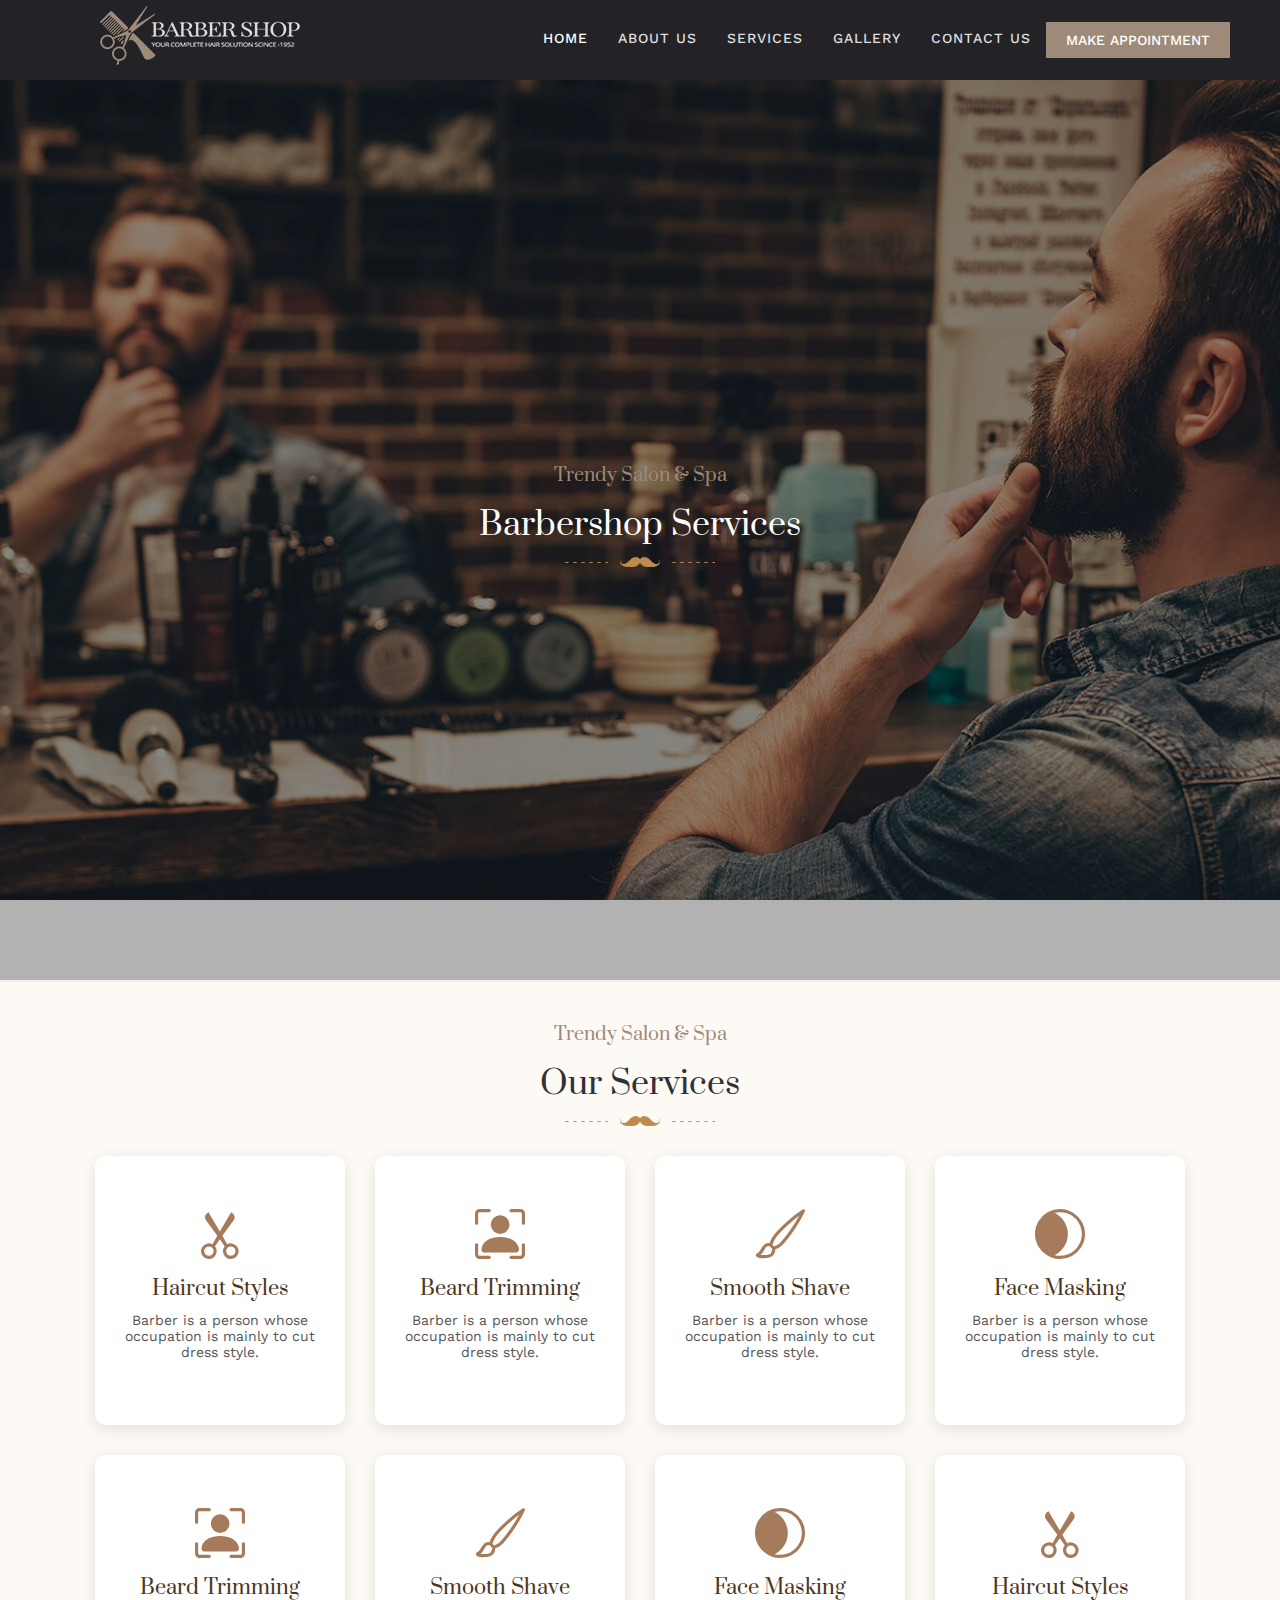
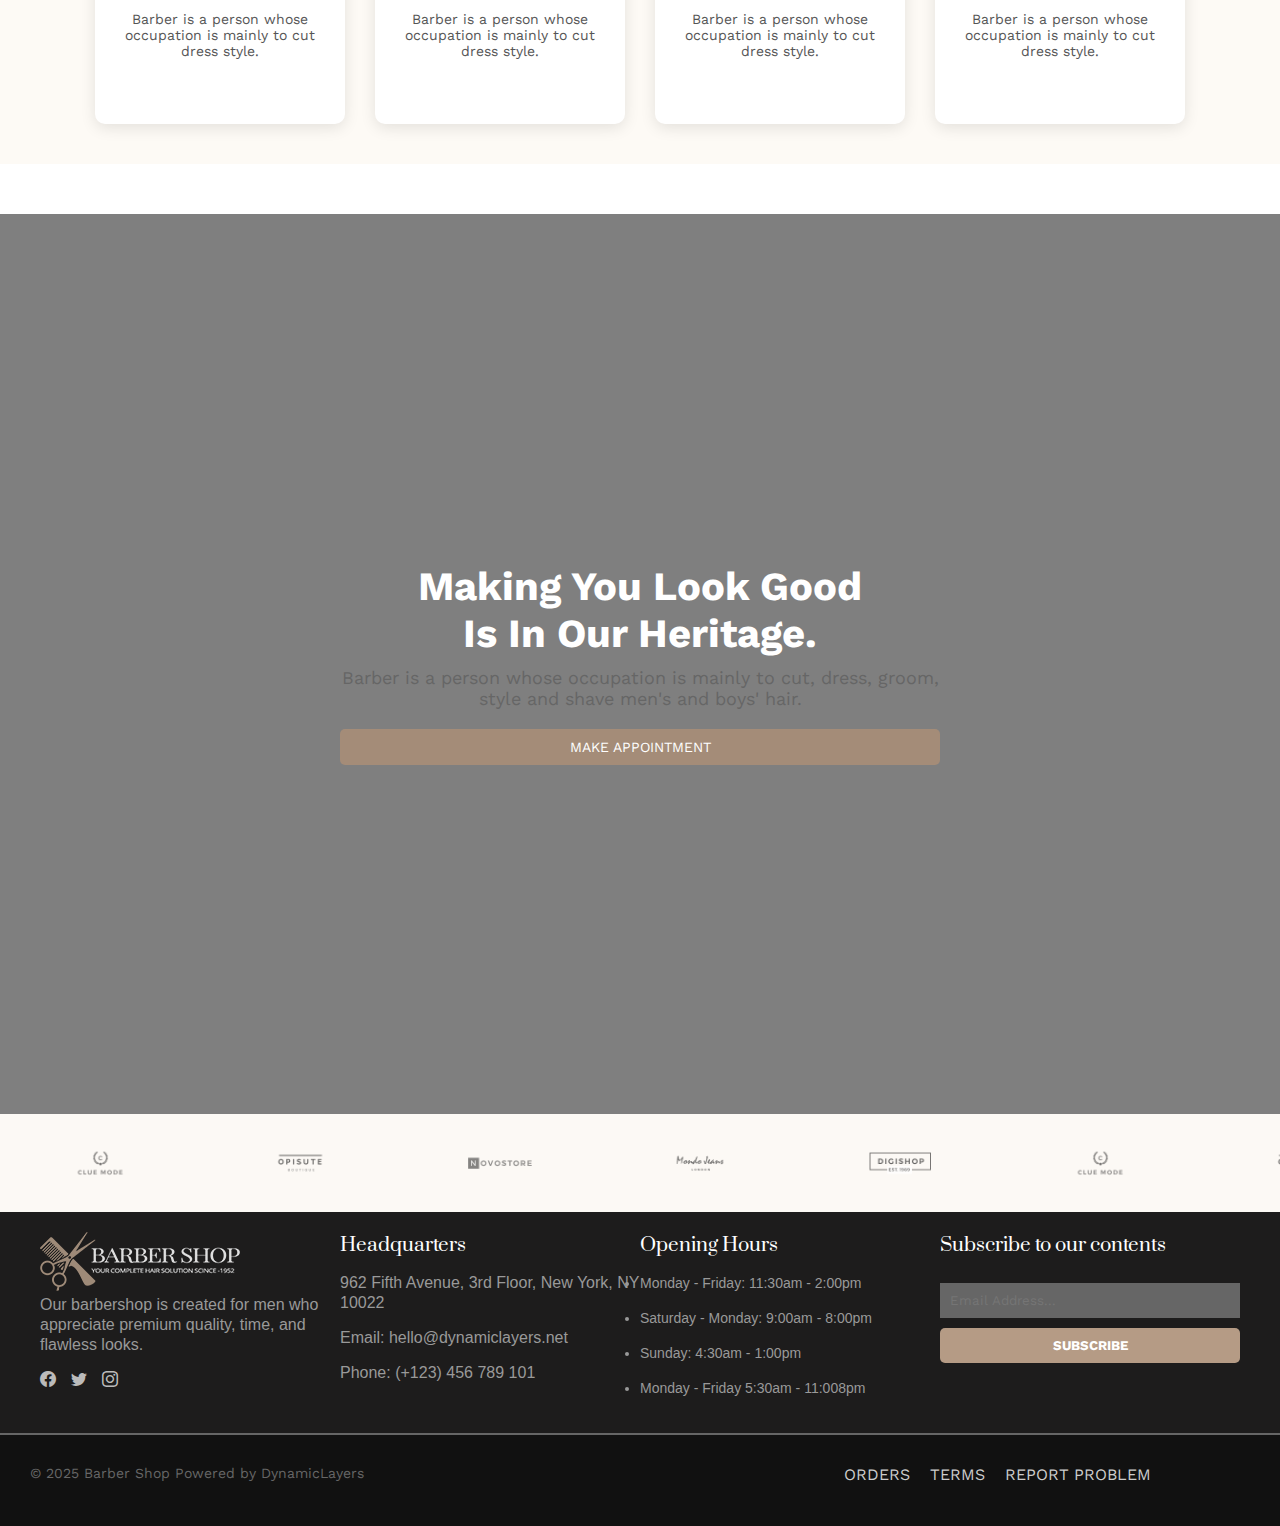
<file: services.html>
<!DOCTYPE html>
<html lang="en">

<head>
    <meta charset="UTF-8">
    <meta name="viewport" content="width=device-width, initial-scale=1.0">
    <title>Barber-Shop</title>
    <link rel="stylesheet" href="./style.css">
    <!-- Fontawesome CDN Link -->
    <link rel="stylesheet" href="https://cdnjs.cloudflare.com/ajax/libs/font-awesome/5.15.2/css/all.min.css" />
    <meta name="viewport" content="width=device-width, initial-scale=1.0">
    <link rel="stylesheet" href="https://cdn.jsdelivr.net/npm/bootstrap-icons@1.11.3/font/bootstrap-icons.min.css">
<body>

    <!-- <div class="container-fluid">
        <nav class="navbar navbar-expand-lg customStyle ">
            <div class="container">
                <a class="navbar-brand" href="#"><img class="imglogo" src="./assets/logo.png" alt=""></a>

                <button class="navbar-toggler" type="button" data-bs-toggle="collapse"
                    data-bs-target="#navbarSupportedContent" aria-controls="navbarSupportedContent"
                    aria-expanded="false" aria-label="Toggle navigation">
                    <span class="navbar-toggler-icon"><i class="bi bi-list"></i></span>
                </button>
                <div class="collapse navbar-collapse" id="navbarSupportedContent">
                    <ul class="navbar-nav ms-auto mb-2 mb-lg-0">
                        <li class="nav-item">
                            <a class="nav-link active linea" aria-current="page" href="#">HOME</a>
                        </li>
                        <li class="nav-item dropdown">
                            <a class="nav-link dropdown-toggle linea" href="#" id="navbarDropdown" role="button"
                                data-bs-toggle="dropdown" aria-expanded="false">
                                ABOUT
                            </a>
                            <ul class="dropdown-menu customdrop" aria-labelledby="navbarDropdown">
                                <li class="customdropgap"><a class="dropdown-item" href="#">ABOUT US</a></li>
                                <li class="customdropgap"><a class="dropdown-item" href="#">ABOUT COMPANY</a></li>
                            </ul>
                        </li>
                        <li class="nav-item dropdown">
                            <a class="nav-link dropdown-toggle linea" href="#" id="navbarDropdown2" role="button"
                                data-bs-toggle="dropdown" aria-expanded="false">
                                SERVICES
                            </a>
                            <ul class="dropdown-menu customdrop" aria-labelledby="navbarDropdown2">
                                <li class="customdropgap"><a class="dropdown-item" href="#">SERVICES 01</a></li>
                                <li class="customdropgap"><a class="dropdown-item" href="#">SERVICES 02</a></li>
                            </ul>
                        </li>
                        <li class="nav-item dropdown">
                            <a class="nav-link dropdown-toggle linea" href="#" id="navbarDropdown3" role="button"
                                data-bs-toggle="dropdown" aria-expanded="false">
                                PAGES
                            </a>
                            <ul class="dropdown-menu customdrop" aria-labelledby="navbarDropdown3">
                                <li class="customdropgap"><a class="dropdown-item" href="#">APPONTMENT</a></li>
                                <li class="customdropgap"><a class="dropdown-item" href="#">GALLERY</a></li>
                                <li class="customdropgap"><a class="dropdown-item" href="#">OUR TEAM</a></li>
                                <li class="customdropgap"><a class="dropdown-item" href="#">OUR PRICING</a></li>
                                <li class="customdropgap"><a class="dropdown-item" href="#">404 ERROR</a></li>
                            </ul>
                        </li>
                        <li class="nav-item dropdown">
                            <a class="nav-link dropdown-toggle linea" href="#" id="navbarDropdown4" role="button"
                                data-bs-toggle="dropdown" aria-expanded="false">
                                BLOG
                            </a>
                            <ul class="dropdown-menu customdrop" aria-labelledby="navbarDropdown4">
                                <li class="customdropgap"><a class="dropdown-item" href="#">BLOG GRID</a></li>
                                <li class="customdropgap"><a class="dropdown-item" href="#">BLOG CLASSIC</a></li>
                                <li class="customdropgap"><a class="dropdown-item" href="#">BLOG SINGLE</a></li>
                            </ul>
                        </li>
                        <li class="nav-item">
                            <a class="nav-link linea" href="#" tabindex="-1" aria-disabled="true">CONTACT</a>
                        </li>
                    </ul>
                    <form class="d-flex">
                        <button class="btn" type="submit">MAKE APPOINTMENT</button>
                    </form>
                </div>
            </div>
        </nav>
    </div> -->

    <nav>
        <div class="logo"><img src="./assets/logo.png" alt=""></div>
        <input type="checkbox" id="click">
        <label for="click" class="menu-btn">
            <i class="fas fa-bars"></i>
        </label> 
        <ul style="z-index: 101;">
            <li><a class="active" href="./index.html">HOME</a></li>
            <li><a href="./about.html">ABOUT US</a></li>
            <li><a href="./services.html">SERVICES</a></li>
            <li><a href="./gallery.html">GALLERY</a></li>
            <li><a href="./contact.html">CONTACT US</a></li>
            <div class="btnnav">MAKE APPOINTMENT</div>
        </ul>

    </nav>

    <!-- slider  header -->
 <!-- Hero Section  -->

 <section class="hero-section-1">
    <div class="overlay-1"></div>
    <div class="hero-content-1">
        <!-- <h1>Making You Look Good <br> Is In Our Heritage.</h1>
        <p>Barber is a person whose occupation is mainly to cut, dress, groom, style and shave men's and boys' hair.</p>
        <a href="#" class="btn-1">Make Appointment</a> -->
        <p>Trendy Salon & Spa</p>
        <h2>Barbershop Services</h2>
        <img src="./assets/heading-line.png" alt="Heading Line" class="heading-line">
    </div>
</section>

    <!-- <div class="carousel">

        <div class="list">
            <div class="item" style="background-image: url(./assets/slide-3.jpg);">

                <div class="content">
                    <div class="title">Its Not Just a Haircut, Its an Experience.</div>
                    <div class="name">Where mens want <br>to look there very best.</div>
                    <div class="des">Our barbershop is the territory created purely for males who appreciate<br> premium
                        quality, time and flawless look.</div>
                    <div class="btn">
                        <button>MAKE APPOINTMENT</button>

                    </div>
                </div>

            </div>

            <div class="item" style="background-image: url(./assets/slide-1.jpg);">

                <div class="content">
                    <div class="title">Classic Hair Style & Shaves.</div>
                    <div class="name">Our hair styles<br>enhances your smile.</div>
                    <div class="des">Our barbershop is the territory created purely for males who appreciate<br> premium
                        quality, time and flawless look.</div>
                    <div class="btn">
                        <button>MAKE APPOINTMENT</button>

                    </div>
                </div>

            </div>

            <div class="item" style="background-image: url(./assets/slide-2.jpg);">

                <div class="content">
                    <div class="title">Its Not Just a Haircut, Its an Experience.</div>
                    <div class="name">Being a barber is about <br>taking care of the people.</div>
                    <div class="des">Our barbershop is the territory created purely for males who appreciate<br> premium
                        quality, time and flawless look.</div>
                    <div class="btn">
                        <button>MAKE APPOINTMENT</button>

                    </div>
                </div>

            </div>

            <div class="item" style="background-image: url(./assets/slide-3.jpg);">

                <div class="content">
                    <div class="title">Its Not Just a Haircut, Its an Experience.</div>
                    <div class="name">Where mens want <br>to look there very best.</div>
                    <div class="des">Our barbershop is the territory created purely for males who appreciate<br> premium
                        quality, time and flawless look.</div>
                    <div class="btn">
                        <button>MAKE APPOINTMENT</button>

                    </div>
                </div>

            </div>

            <div class="item" style="background-image: url(./assets/slide-1.jpg);">

                <div class="content">
                    <div class="title">Classic Hair Style & Shaves.</div>
                    <div class="name">Our hair styles<br>enhances your smile.</div>
                    <div class="des">Our barbershop is the territory created purely for males who appreciate<br> premium
                        quality, time and flawless look.</div>
                    <div class="btn">
                        <button>MAKE APPOINTMENT</button>

                    </div>
                </div>

            </div>

            <div class="item" style="background-image: url(./assets/slide-2.jpg);">

                <div class="content">
                    <div class="title">Its Not Just a Haircut, Its an Experience.</div>
                    <div class="name">Being a barber is about <br>taking care of the people.</div>
                    <div class="des">Our barbershop is the territory created purely for males who appreciate<br> premium
                        quality, time and flawless look.</div>
                    <div class="btn">
                        <button>MAKE APPOINTMENT</button>

                    </div>
                </div>

            </div>

        </div> -->

        <!--next prev button-->
        <!-- <div class="arrows">
            <button class="prev">
                < </button>
                    <button class="next">></button>
        </div> -->


        <!-- time running -->
        <!-- <div class="timeRunning"></div>

    </div> -->



    <!-- baber shop  -->

    <!-- <div class="mainshop">
        <div class="shopleft">
            <h3>Introducing</h3>
            <h1>The Barber Shop <br>Science 1991</h1>
            <img src="./assets/about-logo.png" alt="">
            <p>Barber is a person whose occupation is mainly to cut dress groom style and shave men's and boys' hair. A
                barber's place of work is known as a "barbershop" or a "barber's". Barbershops are also places of social
                interaction and public discourse. In some instances, barbershops are also public forums.</p>
                <div class="btnshop">MORE ABOUT US</div>
        </div>
        <div class="shopright">
            <div class="img-1">
                <img src="./assets/about-1.jpg" alt="">
            </div>
            <div class="img-2">
                <img src="./assets/about-2.jpg" alt="">
            </div>
            <div class="img-3">
                <img src="./assets/about-3.jpg" alt="">
            </div>
        </div>
    </div> -->


    <section class="services-main">
        <p>Trendy Salon & Spa</p>
        <h2>Our Services</h2>
        <img src="./assets/heading-line.png" alt="Heading Line" class="heading-line">
        <div class="services-container">
            <div class="service-box">
                <i class="bi bi-scissors"></i>
                <h3>Haircut Styles</h3>
                <p>Barber is a person whose occupation is mainly to cut dress style.</p>
            </div>
            <div class="service-box">
                <i class="bi bi-person-bounding-box"></i>
                <h3>Beard Trimming</h3>
                <p>Barber is a person whose occupation is mainly to cut dress style.</p>
            </div>
            <div class="service-box">
                <i class="bi bi-brush"></i>
                <h3>Smooth Shave</h3>
                <p>Barber is a person whose occupation is mainly to cut dress style.</p>
            </div>
            <div class="service-box">
                <i class="bi bi-mask"></i>
                <h3>Face Masking</h3>
                <p>Barber is a person whose occupation is mainly to cut dress style.</p>
            </div>
            <div class="service-box">
                <i class="bi bi-person-bounding-box"></i>
                <h3>Beard Trimming</h3>
                <p>Barber is a person whose occupation is mainly to cut dress style.</p>
            </div>
            <div class="service-box">
                <i class="bi bi-brush"></i>
                <h3>Smooth Shave</h3>
                <p>Barber is a person whose occupation is mainly to cut dress style.</p>
            </div>
            <div class="service-box">
                <i class="bi bi-mask"></i>
                <h3>Face Masking</h3>
                <p>Barber is a person whose occupation is mainly to cut dress style.</p>
            </div>
            <div class="service-box">
                <i class="bi bi-scissors"></i>
                <h3>Haircut Styles</h3>
                <p>Barber is a person whose occupation is mainly to cut dress style.</p>
            </div>
          
        </div>
    </section>



    <!-- booking section  -->
<!-- <div class="bookingsecton">
            <div class="container">
                <div class="image-section">
                    <img src="./assets/book-bg.jpg" alt="Barber Image">
                </div>
                <div class="form-section">
                    <div class="imgform">
                        <div class="overlay"></div>
                    </div>
                    <div class="formmain">
                    <h2>Make an appointment</h2>
                    <p>Barber is a person whose occupation is mainly to cut dress groom style and shave men's and boys hair.</p>
                    <form>
                        <div class="form-group">
                            <input type="text" placeholder="Name">
                            <input type="email" placeholder="Your Email">
                        </div>
                        <div class="form-group">
                            <input type="text" placeholder="Your Phone No">
                            <input type="text" placeholder="Your Free Time">
                        </div>
                        <div class="form-group">
                            <select id="services" name="services" required>                                <option value="" disabled selected>Services</option>
                                <option value="hair-styling">Hair Styling</option>
                                <option value="shaving">Shaving</option>
                                <option value="beard-triming">Beard Triming</option>
                                <option value="face-mask">Face Mask</option>
                            </select>
                            <select id="barbers" name="barbers" required>
                             <option value="" disabled selected>Choose Barbers</option>
                                        <option value="Michel-brown">Michel Brown</option>
                                        <option value="Jonathan-smith">Jonathan Smith</option>
                                        <option value="Jack-Tosan">Jack Tosan</option>
                                        <option value="Martin-Lane">Martin Lane</option>
                            </select>
                        </div>
                        <button class="btnform" type="submit">MAKE APPOINTMENT</button>
                    </form>
                </div>
                </div>
            </div>
</div> -->

<!-- trending salon  -->

<!-- <div class="maintrendy">
    <p>Trendy Salon & Spa</p>
        <h2>Our Barbers</h2>
        <img src="./assets/heading-line.png" alt="Heading Line" class="heading-line">
</div>
<section class="barbers">
    <div class="barbers-container">
        <div class="barber">
            <img src="./assets/team-1.jpg" alt="Barber 1">
            <div class="barber-info">
                <h4>Kyle Frederick</h4>
                <p>WEB DESIGNER</p>
            </div>
        </div>
        <div class="barber">
            <img src="./assets/team-2.jpg" alt="Barber 2">
            <div class="barber-info">
                <h4>José Carpio</h4>
                <p>WORDPRESS DEVELOPER</p>
            </div>
        </div>
        <div class="barber">
            <img src="./assets/team-3.jpg" alt="Barber 3">
            <div class="barber-info">
                <h4>Michel Ibáñez</h4>
                <p>ONLINE MARKETER</p>
            </div>
        </div>
        <div class="barber">
            <img src="./assets/team-4.jpg" alt="Barber 4">
            <div class="barber-info">
                <h4>Adam Castellon</h4>
                <p>JAVA SPECIALIST</p>
            </div>
        </div>
    </div>
</section>
<button id="scrollTopBtn">&#8593;</button> -->



<!-- slider  -->
<!-- <div class="maintrendy">
    <p>Save 20% On Beauty Spa</p>
        <h2>Our Barbers Pricing</h2>
        <img src="./assets/heading-line.png" alt="Heading Line" class="heading-line">
</div> -->
<!-- <section class="pricing-section">
    <div class="pricing-container">

        <div class="pricing-category">
            <h4 class="category-title">Hair Styling</h4>
            <div class="pricing-item">
                <span>Hair Cut</span>
                <span class="price">$8</span>
            </div>
            <p>Barber is a person whose occupation is mainly to cut, dress, groom, style and shave men.</p>

            <div class="pricing-item">
                <span>Hair Styling</span>
                <span class="price">$9</span>
            </div>
            <p>Barber is a person whose occupation is mainly to cut, dress, groom, style and shave men.</p>

            <div class="pricing-item">
                <span>Hair Triming</span>
                <span class="price">$10</span>
            </div>
            <p>Barber is a person whose occupation is mainly to cut, dress, groom, style and shave men.</p>
        </div>

        <div class="pricing-category">
            <h4 class="category-title">Shaving</h4>
            <div class="pricing-item">
                <span>Clean Shaving</span>
                <span class="price">$8</span>
            </div>
            <p>Barber is a person whose occupation is mainly to cut, dress, groom, style and shave men.</p>

            <div class="pricing-item">
                <span>Beard Triming</span>
                <span class="price">$9</span>
            </div>
            <p>Barber is a person whose occupation is mainly to cut, dress, groom, style and shave men.</p>

            <div class="pricing-item">
                <span>Smooth Shave</span>
                <span class="price">$10</span>
            </div>
            <p>Barber is a person whose occupation is mainly to cut, dress, groom, style and shave men.</p>
        </div>

        <div class="pricing-category">
            <h4 class="category-title">Face Masking</h4>
            <div class="pricing-item">
                <span>White Facial</span>
                <span class="price">$8</span>
            </div>
            <p>Barber is a person whose occupation is mainly to cut, dress, groom, style and shave men.</p>

            <div class="pricing-item">
                <span>Face Cleaning</span>
                <span class="price">$9</span>
            </div>
            <p>Barber is a person whose occupation is mainly to cut, dress, groom, style and shave men.</p>

            <div class="pricing-item">
                <span>Bright Tuning</span>
                <span class="price">$10</span>
            </div>
            <p>Barber is a person whose occupation is mainly to cut, dress, groom, style and shave men.</p>
        </div>

    </div>
</section> -->





<!-- Blog Section -->
<!-- 
<section class="blog-section">
    <div class="maintrendy">
        <p>From Blog</p>
            <h2>A Good Newspaper Is A Nation Talking To Itself</h2>
            <img src="./assets/heading-line.png" alt="Heading Line" class="heading-line">
    </div>
    <div class="blog-container">
        <div class="blog-card">
            <img src="./assets/post-1.jpg" alt="Haircut">
            <span class="category">Interior</span>
            <h2>Minimalist trending in modern architecture 2019</h2>
            <p>Building first evolved out dynamics between needs means available building materials attendant skills.</p>
            <a href="#" class="read-more">Read More</a>
        </div>

        <div class="blog-card">
            <img src="./assets/post-2.jpg" alt="Haircut">
            <span class="category">Architecture</span>
            <h2>Terrace in the town yamazaki kentaro design workshop.</h2>
            <p>Building first evolved out dynamics between needs means available building materials attendant skills.</p>
            <a href="#" class="read-more">Read More</a>
        </div>

        <div class="blog-card">
            <img src="./assets/post-3.jpg" alt="Haircut">
            <span class="category">Design</span>
            <h2>W270 house são paulo arquitetos fabio jorge architecture.</h2>
            <p>Building first evolved out dynamics between needs means available building materials attendant skills.</p>
            <a href="#" class="read-more">Read More</a>
        </div>
    </div>
</section> -->
<section class="hero-section">
    <div class="overlay"></div>
    <div class="hero-content">
        <h1>Making You Look Good <br> Is In Our Heritage.</h1>
        <p>Barber is a person whose occupation is mainly to cut, dress, groom, style and shave men's and boys' hair.</p>
        <a href="#" class="btn">Make Appointment</a>

    </div>
</section>


<div class="slider">
    <div class="slide-track">
        <div class="slide"><img src="./assets/sponsor-1.png" alt="Logo 1"></div>
        <div class="slide"><img src="./assets/sponsor-2.png" alt="Logo 2"></div>
        <div class="slide"><img src="./assets/sponsor-3.png" alt="Logo 3"></div>
        <div class="slide"><img src="./assets/sponsor-4.png" alt="Logo 4"></div>
        <div class="slide"><img src="./assets/sponsor-5.png" alt="Logo 5"></div>
        <div class="slide"><img src="./assets/sponsor-1.png" alt="Logo 1"></div>
        <div class="slide"><img src="./assets/sponsor-2.png" alt="Logo 2"></div>
        <div class="slide"><img src="./assets/sponsor-3.png" alt="Logo 3"></div>
        <div class="slide"><img src="./assets/sponsor-4.png" alt="Logo 4"></div>
        <div class="slide"><img src="./assets/sponsor-5.png" alt="Logo 5"></div>
    </div>
</div>


<footer class="footer">
    <div class="footer-container">
        <div class="footer-section">
            <img src="./assets/logo.png" alt="">
            <p>Our barbershop is created for men who appreciate premium quality, time, and flawless looks.</p>
            <div class="social-icons">
                <a href="#"><i class="bi bi-facebook"></i></a>
                <a href="#"><i class="bi bi-twitter"></i></a>
                <a href="#"><i class="bi bi-instagram"></i></a>
            </div>
        </div>
        <div class="footer-section">
            <h3>Headquarters</h3>
            <p>962 Fifth Avenue, 3rd Floor, New York, NY 10022</p>
            <p>Email: hello@dynamiclayers.net</p>
            <p>Phone: (+123) 456 789 101</p>
        </div>
        <div class="footer-section">
            <h3>Opening Hours</h3>
            <li>Monday - Friday: 11:30am - 2:00pm</li>
            <li>Saturday - Monday: 9:00am - 8:00pm</li>
            <li>Sunday: 4:30am - 1:00pm</li>
            <li>Monday - Friday 5:30am - 11:008pm</li>
        </div>
        <div class="footer-section subscribe">
            <h3>Subscribe to our contents</h3>
            <input type="email" placeholder="Email Address...">
            <button>SUBSCRIBE</button>
        </div>
    </div>
</footer>
<hr>
<div class="bottom-bar">
    <p>&copy; 2025 Barber Shop Powered by DynamicLayers</p>
    <div class="bottom-links">
        <a href="#">ORDERS</a>
        <a href="#">TERMS</a>
        <a href="#">REPORT PROBLEM</a>
    </div>
</div>

    <script src="./script.js"></script>
</body>


</html>
</file>
<file: style.css>
@import url('https://fonts.googleapis.com/css2?family=Great+Vibes&family=Open+Sans:ital,wght@0,300..800;1,300..800&family=Prata&family=Work+Sans:ital,wght@0,100..900;1,100..900&display=swap');
@import url('https://fonts.googleapis.com/css2?family=Clicker+Script&family=Prata&family=Quicksand:wght@300..700&family=Rubik:ital,wght@0,300..900;1,300..900&display=swap');



* {
    margin: 0;
    padding: 0;
    box-sizing: border-box;
    font-family: "Work Sans", serif;
}

nav {
    display: flex;
    height: 80px;
    width: 100%;
    background: #222227;
    align-items: center;
    justify-content: space-between;
    padding: 0 50px 0 100px;
    flex-wrap: wrap;
}

nav .logo {
    color: #fff;
    font-size: 35px;
    font-weight: 600;
}

nav ul {
    display: flex;
    flex-wrap: wrap;
    list-style: none;
}

nav ul li {
    /* margin: 0 5px; */
    text-align: center;
    justify-content: center;
    display: flex;
}

nav ul li a {
    /* color: #f2f2f2; */
    color: #ddd;
    text-decoration: none;
    font-size: 14px;
    font-weight: 500;
    padding: 8px 15px;
    border-radius: 5px;
    letter-spacing: 1px;
    transition: all 0.3s ease;
    text-align: center;
}

nav ul li a.active,
nav ul li a:hover {
    color: white;
    text-decoration: none;
    /* background: #fff; */
}

nav .menu-btn i {
    color: #fff;
    font-size: 22px;
    cursor: pointer;
    display: none;
}

input[type="checkbox"] {
    display: none;
}

.btnnav {
    color: #fff;
    background-color: #9E8A78;
    padding: 10px 20px;
    font-size: 14px;
    font-weight: 500;

}

@media (max-width: 1100px) {
    nav {
        padding: 0 40px 0 50px;
    }
}

@media (max-width: 1050px) {
    nav .menu-btn i {
        display: block;
    }

    #click:checked~.menu-btn i:before {
        content: "\f00d";
    }

    nav ul {
        position: fixed;
        top: 80px;
        left: -100%;
        background: #222227;
        height: 100vh;
        width: 100%;
        text-align: center;
        display: block;
        transition: all 0.3s ease;
    }

    #click:checked~ul {
        left: 0;
    }

    nav ul li {
        width: 100%;
        margin: 40px 0;
    }

    nav ul li a {
        width: 100%;
        margin-left: -100%;
        display: block;
        font-size: 20px;
        transition: 0.6s cubic-bezier(0.68, -0.55, 0.265, 1.55);
    }

    #click:checked~ul li a {
        margin-left: 0px;
    }

    nav ul li a.active,
    nav ul li a:hover {
        background: none;
        color: #9E8A78;
    }

    .btnnav {
        color: #fff;
        background-color: #9E8A78;
        padding: 20px 30px;
        font-size: 16px;
        font-weight: 500;
        margin-right: 20px;
    }
}

.content {
    position: absolute;
    top: 50%;
    left: 50%;
    transform: translate(-50%, -50%);
    text-align: center;
    z-index: -1;
    width: 100%;
    padding: 0 30px;
    color: #222227;
}


/* carousel */

.carousel {
    width: 100%;
    height: 100vh;
    /* margin-top: -50px; */
    overflow: hidden;
    position: relative;
}

.carousel .list .item {
    width: 180px;
    height: 250px;
    position: absolute;
    top: 80%;
    transform: translateY(-70%);
    left: 70%;
    border-radius: 20px;
    box-shadow: 0 25px 50px rgba(0, 0, 0, 0.3);
    background-position: 50% 50%;
    background-size: cover;
    z-index: 100;
    transition: 1s;
}

.carousel .list .item:nth-child(1),
.carousel .list .item:nth-child(2) {
    top: 0;
    left: 0;
    transform: translate(0, 0);
    border-radius: 0;
    width: 100%;
    height: 100%;
}

.carousel .list .item:nth-child(3) {
    left: 67%;
}

.carousel .list .item:nth-child(4) {
    left: calc(67% + 200px);
}

.carousel .list .item:nth-child(5) {
    left: calc(67% + 400px);
}

.carousel .list .item:nth-child(6) {
    left: calc(67% + 600px);
}

.carousel .list .item:nth-child(n+7) {
    left: calc(67% + 800px);
    opacity: 0;
}





.list .item .content {
    position: absolute;
    top: 50%;
    left: 100px;
    transform: translateY(-50%);
    width: 700px;
    text-align: left;
    color: #fff;
    display: none;
}

.list .item:nth-child(2) .content {
    display: block;
}

.content .title {
    font-size: 18px;
    /* text-transform: uppercase; */
    color: #ffffff;
    font-weight: 500;
    line-height: 0;
    font-family: 'Prata', sans-serif;
    opacity: 0;
    animation: animate 1s ease-in-out 0.3s 1 forwards;
    margin-bottom: 20px;
    letter-spacing: 1px;
}

.content .name {
    font-size: 45px;
    font-family: 'Prata', sans-serif;
    /* text-transform: uppercase; */
    font-weight: 500;
    line-height: 1.2;
    /* text-shadow: 3px 4px 4px #9E8A78; */
    opacity: 0;
    animation: animate 1s ease-in-out 0.6s 1 forwards;
}

.content .des {
    margin-top: 10px;
    margin-bottom: 20px;
    font-size: 16px;
    margin-left: 5px;
    opacity: 0;
    width: 100%;
    animation: animate 1s ease-in-out 0.9s 1 forwards;
}

.content .btn {
    margin-left: 5px;
    opacity: 0;
    animation: animate 1s ease-in-out 1.2s 1 forwards;
}

.content .btn button {
    padding: 10px 20px;
    border: none;
    cursor: pointer;
    font-size: 16px;
    background-color: #9E8A78;
    border: 2px solid #9E8A78;
    color: white;
}

.content .btn button:nth-child(1) {
    margin-right: 15px;
}

.content .btn button:nth-child(2) {
    background: transparent;
    color: #9E8A78;
    border: 2px solid #fff;
    transition: 0.3s;
}

.content .btn button:nth-child(2):hover {
    background-color: #9E8A78;
    color: #fff;
    border-color: #9E8A78;
}


@keyframes animate {

    from {
        opacity: 0;
        transform: translate(0, 100px);
        filter: blur(33px);
    }

    to {
        opacity: 1;
        transform: translate(0);
        filter: blur(0);
    }
}

/* Carousel */






/* next prev arrows */

.arrows {
    position: absolute;
    top: 80%;
    right: 52%;
    z-index: 100;
    width: 300px;
    max-width: 30%;
    display: flex;
    gap: 10px;
    align-items: center;
}

.arrows button {
    width: 50px;
    height: 50px;
    border-radius: 50%;
    background-color: #9E8A78;
    color: #fff;
    border: none;
    outline: none;
    font-size: 16px;
    font-family: monospace;
    font-weight: bold;
    transition: .5s;
    cursor: pointer;
}

.arrows button:hover {
    background: #fff;
    color: #000;
}


/* time running */
.carousel .timeRunning {
    position: absolute;
    z-index: 1000;
    width: 0%;
    height: 4px;
    background-color: #9E8A78;
    left: 0;
    top: 0;
    animation: runningTime 7s linear 1 forwards;
}

@keyframes runningTime {

    from {
        width: 0%;
    }

    to {
        width: 100%;
    }

}


/* Responsive Design */

@media screen and (max-width: 999px) {

    header {
        padding-left: 50px;
    }

    .list .item .content {
        left: 50px;
    }

    .content .title {
        font-size: 15px;
    }

    .content .name {
        font-size: 45px;

    }

    .content .des {
        font-size: 16px;
        margin-top: 15px;
    }

}

@media screen and (max-width: 690px) {
    header nav a {
        font-size: 14px;
        margin-right: 0;
    }

    .list .item .content {
        top: 40%;
        /* padding: 20px; */
    }

    .content .title {
        font-size: 10px;
    }

    .content .name {
        font-size: 25px;

    }

    .content .des {
        font-size: 12px;
        width: 60%;
    }

    .content .btn button {
        padding: 10px 15px;
        font-size: 12px;
    }
}


.mainshop {
    display: flex;
    margin-top: 50px;
    margin-bottom: 50px;
}

.shopleft {
    width: 50%;
    text-align: center;
}

.shopright {
    width: 50%;
    position: relative;
    /* margin-right: 50px; */

}

.shopright .img-1 img {
    width: 55%;
}

.shopright .img-2 img {
    width: 50%;
    position: absolute;
    bottom: 125px;
    left: 300px;
}

.shopright .img-3 img {
    width: 50%;
    position: absolute;
    bottom: 65px;
    left: 50px;
}

.shopleft img {
    margin-bottom: 25px;
}

.btnshop {
    color: #fff;
    background-color: #9E8A78;
    padding: 15px 20px;
    font-size: 14px;
    font-weight: 500;
    width: 30%;
    justify-self: center;

}

.btnshop:hover {
    color: #fff;
    background-color: #222227;
    padding: 15px 20px;
    font-size: 14px;
    font-weight: 500;
    width: 30%;
    justify-self: center;
    cursor: pointer;

}

.mainshop .shopleft>h3 {
    margin: 0 0 10px;
    font-weight: 400;
    line-height: 1.4;
    color: #303133;
    letter-spacing: -0.01em;
    font-family: 'Prata', sans-serif;
}

.mainshop .shopleft>h1 {
    font-size: 36px;
    line-height: 46px;
    color: #9e8a78;
    margin-bottom: 30px;
    font-weight: 400;
    font-family: 'Prata', sans-serif;
}

.mainshop .shopleft>p {
    margin-bottom: 20px;
    font-size: 14px;
    font-family: 'Lato', sans-serif;
    line-height: 26px;
    color: #777;
    font-weight: 400;
    letter-spacing: -0.2px;
    margin-left: 70px;
    margin-right: 70px;
}


/* Responsive Styles */
@media only screen and (max-width: 1280px) {
    .mainshop {
        flex-direction: column;
        align-items: center;
    }

    .shopleft,
    .shopright {
        width: 100%;
        /* Full width for both sections */
        text-align: center;
        margin-bottom: 20px;
    }

    .shopright .img-2 img,
    .shopright .img-3 img {
        position: relative;
        bottom: 0;
        left: 0;
        transform: none;
        /* No centering needed */
    }

    .shopleft>h1 {
        font-size: 28px;
        /* Adjust heading size for tablets */
    }

    .shopleft>p {
        font-size: 13px;
        /* Adjust paragraph size */
    }

    .btnshop {
        width: 50%;
        /* Make button smaller */
        padding: 10px 15px;
    }
}

@media only screen and (max-width: 768px) {
    .mainshop {
        flex-direction: column;
        padding: 10px;
    }

    .shopleft>h1 {
        font-size: 24px;
        /* Adjust heading size for smaller devices */
    }

    .shopleft>p {
        font-size: 12px;
        /* Adjust paragraph size */
        margin-left: 20px;
        margin-right: 20px;
    }

    .shopright .img-1 img {
        width: 90%;
        /* Images should take up more space */
    }

    .shopright .img-2 img,
    .shopright .img-3 img {
        width: 90%;
        /* Ensure images fit on smaller screens */
        position: relative;
        bottom: 0;
        left: 0;
    }

    .btnshop {
        width: 60%;
        /* Make button larger for better tap targets */
        padding: 12px 15px;
    }
}

@media only screen and (max-width: 480px) {
    .mainshop {
        flex-direction: column;
        padding: 5px;
    }

    .shopleft>h1 {
        font-size: 20px;
        /* Adjust heading size for mobile */
    }

    .shopleft>p {
        font-size: 12px;
        /* Adjust text size */
        margin-left: 10px;
        margin-right: 10px;
    }

    .shopright .img-1 img {
        width: 100%;
        /* Make sure images take full width on mobile */
    }

    .shopright .img-2 img,
    .shopright .img-3 img {
        width: 100%;
        /* Ensure images take up full width */
        position: relative;
        bottom: 0;
        left: 0;
    }

    .btnshop {
        width: 70%;
        /* Ensure button is easy to tap */
        padding: 10px 12px;
    }
}






.services-main {
    background-color: #fdfaf5;
    text-align: center;
    padding: 40px 20px;
}

section.services-main {
    border-top: 2px solid #eee;
    margin-bottom: 50px;
}

.services-main>p {
    color: #9e8a78;
    font-weight: 400;
    font-size: 14px;
    font-family: 'Prata', sans-serif;
    font-size: 18px;

}

.services-main>h2 {
    font-size: 32px;
    font-weight: 400;
    letter-spacing: 0;
    font-family: 'Prata', sans-serif;
    color: #303133;
    position: relative;
    display: inline-block;
}

.heading-line {
    display: block;
    margin: 10px auto;
    margin-bottom: 30px;
}

.services-container {
    display: flex;
    flex-wrap: wrap;
    justify-content: center;
    gap: 30px;
}

.service-box {
    background: white;
    padding: 50px 30px;
    width: 250px;
    box-shadow: 0 4px 15px rgba(0, 0, 0, 0.1);
    border-radius: 10px;
    text-align: center;
    transition: transform 0.3s ease;
}

.service-box:hover {
    transform: translateY(-5px);
}

.service-box i {
    font-size: 50px;
    margin-bottom: 15px;
    color: #a67b5b;
}

.service-box h3 {
    font-size: 20px;
    font-weight: 400;
    margin-bottom: 10px;
    color: #4b3621;
    font-family: 'Prata', sans-serif;
    margin-top: 10px;
}

.service-box p {
    font-size: 14px;
    color: #555;
    letter-spacing: 0px;
    font-family: "Work Sans", serif;
}

@media (max-width: 768px) {
    .services-container {
        flex-direction: column;
        align-items: center;
    }
}







.bookingsecton {
    display: flex;
    justify-content: center;
    align-items: center;
    min-height: 100vh;
    background-color: #1a1a1a;
    margin-bottom: 50px;
}

.container {
    display: flex;
    /* max-width: 1000px; */
    background: #222;
    color: white;
    border-radius: 10px;
    overflow: hidden;
    position: relative;
}

.image-section {
    position: relative;
    width: 50%;
}

.image-section img {
    width: 100%;
    height: 100%;
    object-fit: cover;
}

.formmain {
    height: 100vh;
    align-content: center;
    padding: 50px;
}

.form-section .overlay {
    position: absolute;
    /* top: 0; */
    /* left: 0; */
    right: 0;
    position-area: left;
    width: 50%;
    height: 100%;
    background: url('./assets/satellite-map.png') no-repeat center;
    background-size: cover;
    opacity: 0.09;
}

.form-section {
    padding: 30px;
    width: 50%;
    background: #222;
}

.form-section h2 {
    font-size: 26px;
    margin-bottom: 10px;
    font-family: 'Prata', sans-serif;
    font-weight: 400;
}

.form-section p {
    font-size: 14px;
    margin-bottom: 20px;
    color: #ccc;
}

.form-group {
    display: flex;
    justify-content: space-between;
    margin-bottom: 15px;
}

.form-group input,
.form-group select {
    width: 48%;
    padding: 15px;
    border-radius: 5px;
    background: #333;
    color: white;
    border: 2px solid rgba(255, 255, 255, 0.3);
    background-color: transparent;
}

button {
    width: 100%;
    padding: 10px;
    background: #9e8a78;
    border: none;
    border-radius: 5px;
    color: white;
    font-weight: bold;
    cursor: pointer;
}

button:hover {
    opacity: 0.8;
}

.button.btnform {
    color: #fff;
    background-color: #9E8A78;
    padding: 15px 20px;
    font-size: 14px;
    font-weight: 500;
    width: 30%;
    justify-self: center;
}

.button.btnform:hover {
    color: #fff;
    background-color: #222227;
    padding: 15px 20px;
    font-size: 14px;
    font-weight: 500;
    width: 30%;
    justify-self: center;
    cursor: pointer;
}



/* trending salon */

/* body {
    font-family: Arial, sans-serif;
    text-align: center;
    margin: 0;
    padding: 0;
    background-color: #f8f8f8;
} */

.maintrendy>p {
    color: #9e8a78;
    font-weight: 400;
    font-size: 14px;
    font-family: 'Prata', sans-serif;
    font-size: 18px;
    text-align: center;

}

.maintrendy>h2 {
    font-size: 32px;
    font-weight: 400;
    letter-spacing: 0;
    font-family: 'Prata', sans-serif;
    color: #303133;

    text-align: center;
}

/* .maintrendy {
    margin: 20px 0;
    font-size: 20px;
    color: #333;
}
.maintrendy>h3 {
    text-align: center;
}

.maintrendy>h2 {
    font-size: 36px;
    margin-bottom: 10px;
    text-align: center;
} */
.barbers-container {
    display: flex;
    justify-content: center;
    gap: 20px;
    flex-wrap: wrap;
    padding: 20px;
}

.barber {
    position: relative;
    background: #fff;
    padding: 10px;
    border-radius: 10px;
    box-shadow: 0 4px 6px rgba(0, 0, 0, 0.1);
    max-width: 100%;
    overflow: hidden;
    transition: transform 0.3s ease-in-out;
}

.barber img {
    width: 100%;
    max-width: 250px;
    height: auto;
    border-radius: 10px;
    object-fit: cover;
    transition: transform 0.3s ease-in-out;
}

.barber:hover img {
    transform: scale(1.1);
}

.barber-info {
    position: absolute;
    bottom: 0;
    left: 0;
    width: 100%;
    background: rgba(158, 138, 120, 0.8);
    color: white;
    padding: 20px;
    text-align: center;
    opacity: 0;
    transition: opacity 0.3s ease-in-out;
}

.barber:hover .barber-info {
    opacity: 1;
}

#scrollTopBtn {
    position: fixed;
    bottom: 20px;
    right: 20px;
    background-color: rgba(158, 138, 120, 0.8);
    color: white;
    border: none;
    padding: 10px 15px;
    border-radius: 5px;
    cursor: pointer;
    display: none;
}

#scrollTopBtn:hover {
    background-color: rgba(158, 138, 120, 0.8);
}

section.barbers {
    margin-bottom: 50px;
}

@media (max-width: 1024px) {
    .barbers-container {
        gap: 15px;
    }

    .barber img {
        max-width: 220px;
    }
}

@media (max-width: 768px) {
    .barbers-container {
        flex-direction: column;
        align-items: center;
    }

    .barber img {
        max-width: 90%;
    }

    .barber-info {
        font-size: 14px;
        padding: 8px;
    }
}

@media (max-width: 480px) {
    h2 {
        font-size: 28px;
    }

    .barber img {
        max-width: 100%;
    }

    .barber-info {
        font-size: 12px;
        padding: 6px;
    }
}



/* slider  */
.pricing-section {
    padding: 20px;
    margin-bottom: 50px;
}

.sub-heading {
    font-size: 16px;
    color: #b08e79;
    font-weight: bold;
    margin-bottom: 10px;
}

.main-heading {
    font-size: 32px;
    font-weight: bold;
    color: #3a2c27;
    margin-bottom: 30px;
}

.pricing-container {
    display: flex;
    justify-content: center;
    flex-wrap: wrap;
    gap: 30px;
}

.pricing-category {
    background: #fff;
    padding: 20px;
    border-radius: 10px;
    width: 300px;
    box-shadow: 0px 4px 10px rgba(0, 0, 0, 0.1);
    text-align: left;
}

.category-title {
    background: #b08e79;
    color: #fff;
    padding: 10px;
    border-radius: 5px;
    text-align: center;
    margin-bottom: 20px;
    font-family: 'Prata', sans-serif;
    font-weight: 400;
    width: 130px;
}

.pricing-item>span {
    font-family: 'Prata', sans-serif;
    font-weight: 400;
}

.pricing-item {
    display: flex;
    justify-content: space-between;
    font-size: 18px;
    font-weight: bold;
    border-bottom: 1px dashed #b08e79;
    padding-bottom: 5px;
    margin-bottom: 5px;
    font-family: 'Prata', sans-serif;
}

.price {
    color: #b08e79;
}

.barber-info p {
    font-size: 14px;
    color: #ffffff;
    margin-bottom: 15px;
}

p {
    font-size: 14px;
    color: #666;
    margin-bottom: 15px;
}

@media (max-width: 960px) {
    .pricing-container {
        flex-direction: column;
        align-items: center;
    }

    .pricing-category {
        width: 100%;
        max-width: 400px;
    }
}




/* Hero Section */
.hero-section {
    position: relative;
    width: 100%;
    height: 100vh;
    background: url('./assets/cta.jpg') no-repeat center center/cover;
    background-attachment: fixed;
    display: flex;
    align-items: center;
    justify-content: center;
    text-align: center;
    color: #fff;
}

/* Dark Overlay */
.overlay {
    position: absolute;
    top: 0;
    left: 0;
    width: 100%;
    height: 100%;
    background: rgba(0, 0, 0, 0.5);
}

/* Hero Content */
.hero-content {
    position: relative;
    max-width: 600px;
    z-index: 2;
}

.hero-content h1 {
    font-size: 40px;
    font-weight: bold;
    margin-bottom: 10px;
}

.hero-content p {
    font-size: 18px;
    margin-bottom: 20px;
}

/* Button */
.btn {
    display: inline-block;
    padding: 12px 24px;
    background: #b08e79;
    color: #fff;
    text-decoration: none;
    font-size: 16px;
    border-radius: 5px;
    transition: 0.3s;
}

.btn:hover {
    background: #9c7a65;
}

/* Responsive Design */
@media (max-width: 768px) {
    .hero-content h1 {
        font-size: 30px;
    }

    .hero-content p {
        font-size: 16px;
    }
}




/* Blog Section */
.blog-section {
    padding: 50px 10%;
}

.blog-section h3 {
    font-size: 18px;
    color: #8c8c8c;
    margin-bottom: 10px;
}

.blog-section h1 {
    font-size: 28px;
    margin-bottom: 30px;
}

/* Blog Container */
.blog-container {
    display: flex;
    gap: 20px;
    justify-content: center;
    flex-wrap: wrap;
}

/* Blog Cards */
.blog-card {
    background: #fff;
    width: 300px;
    box-shadow: 0px 4px 10px rgba(0, 0, 0, 0.1);
    border-radius: 8px;
    overflow: hidden;
    text-align: left;
}

.blog-card img {
    width: 100%;
    height: 200px;
    object-fit: cover;
}

.category {
    display: inline-block;
    background: #b08e79;
    color: #fff;
    padding: 5px 10px;
    font-size: 12px;
    font-weight: bold;
    margin: 10px;
    border-radius: 4px;
}

.blog-card h2 {
    font-size: 18px;
    margin: 10px;
}

.blog-card p {
    font-size: 14px;
    margin: 10px;
    color: #666;
}

/* Read More Link */
.read-more {
    display: inline-block;
    margin: 10px;
    font-size: 14px;
    color: #b08e79;
    font-weight: bold;
    text-decoration: none;
    transition: 0.3s;
}

.read-more:hover {
    text-decoration: underline;
}

/* Responsive Design */
@media (max-width: 900px) {
    .blog-container {
        flex-direction: column;
        align-items: center;
    }
}





.slider {
    width: 100%;
    overflow: hidden;
    padding: 20px 0;
    background: #fcf9f5;
    white-space: nowrap;
    position: relative;
}

.slide-track {
    display: flex;
    width: 200%;
    animation: scroll 30s linear infinite;
}

.slide {
    display: flex;
    align-items: center;
    justify-content: center;
    width: 200px;
    padding: 10px;
}

.slide img {
    width: 100px;
    height: auto;
    opacity: 0.7;
    transition: opacity 0.3s ease-in-out;
}

.slide img:hover {
    opacity: 1;
}

@keyframes scroll {
    0% {
        transform: translateX(0);
    }

    100% {
        transform: translateX(-50%);
    }
}



.footer {
    background: #1d1c1c;
    color: white;
    padding:20px;
}

.footer-container {
    display: flex;
    flex-wrap: wrap;
    justify-content: space-between;
    max-width: 1200px;
    margin: auto;
}

.footer-section {
    flex: 1;
    min-width: 250px;
    /* margin: 20px; */
}

.footer-section h3 {
    color: #fff;
    margin-bottom: 15px;
    font-weight: 400;
    line-height: 1.4;
    font-family: 'Prata', sans-serif;
}

.footer-section>li {
    font-size: 14px;
    text-decoration: none;
    line-height: 20px;
    color: #999;
    font-size: 14px;
    margin-bottom: 15px;
    font-family: 'Lato', sans-serif;
}

.footer-section p,
.footer-section a {
    /* color: #bbb; */
    font-size: 14px;
    text-decoration: none;
    line-height: 20px;
    color: #999;
    font-size: 16px;
    margin-bottom: 15px;
    font-family: 'Lato', sans-serif;
}

.footer-section a:hover {
    color: #fff;
}

.social-icons a {
    margin-right: 10px;
    color: #bbb;
    font-size: 16px;
}

.social-icons a:hover {
    color: #fff;
}

.subscribe input {
    width: 100%;
    padding: 10px;
    margin-top: 10px;
    border: none;
    background: #666;
    color: white;
}

.subscribe button {
    width: 100%;
    padding: 10px;
    margin-top: 10px;
    border: none;
    background: #b59b85;
    color: white;
    cursor: pointer;
}

.subscribe button:hover {
    background: #a18770;
}

@media (max-width: 768px) {
    .footer-container {
        flex-direction: column;
        align-items: center;
        text-align: center;
    }
}

hr {
    width: 100%;
    color: #666;
    border: 1px solid;
}

.bottom-bar {
    background: #111;
    display: flex;
    padding: 30px;

}

.bottom-bar>p {
    font-size: 14px;
    color: #666;
    margin-bottom: 15px;
    width: 50%;
}

.bottom-links {
    display: flex;
    justify-content: right;
    gap: 20px;
    width: 100%;
    left: -99px;
    position: relative;
}

.bottom-links a {
    color: #ccc;
    text-decoration: none;
}

@media (max-width: 768px) {
    .footer-container {
        flex-direction: column;
        align-items: center;
    }

    .footer-column {
        width: 90%;
        text-align: center;
    }
}


/* Style for Back to Top Button */
  

/* deep seek  */

@media (max-width: 768px) {
    nav ul {
        position: fixed;
        top: 80px;
        left: -100%;
        background: #222227;
        height: 100vh;
        width: 100%;
        text-align: center;
        display: block;
        transition: all 0.3s ease;
    }

    #click:checked ~ ul {
        left: 0;
    }

    nav ul li {
        width: 100%;
        margin: 40px 0;
    }

    nav ul li a {
        width: 100%;
        margin-left: -100%;
        display: block;
        font-size: 20px;
        transition: 0.6s cubic-bezier(0.68, -0.55, 0.265, 1.55);
    }

    #click:checked ~ ul li a {
        margin-left: 0;
    }

    .btnnav {
        padding: 20px 30px;
        font-size: 16px;
        margin-right: 20px;
    }
}

/* carouse  */
@media (max-width: 768px) {
    .carousel .list .item {
        width: 100%;
        height: auto;
        top: 50%;
        left: 0;
        transform: translateY(-50%);
    }

    .carousel .list .item .content {
        width: 100%;
        left: 0;
        padding: 0 20px;
        text-align: center;
    }

    .content .title {
        font-size: 15px;
    }

    .content .name {
        font-size: 25px;
    }

    .content .des {
        font-size: 14px;
    }

    .arrows {
        top: 90%;
        right: 10%;
    }
}
 
/* shope section  */

@media (max-width: 768px) {
    .mainshop {
        flex-direction: column;
        align-items: center;
    }

    .shopleft,
    .shopright {
        width: 100%;
        text-align: center;
    }

    .shopright .img-2 img,
    .shopright .img-3 img {
        position: relative;
        bottom: 0;
        left: 0;
        transform: none;
    }

    .btnshop {
        width: 50%;
        padding: 10px 15px;
    }
}

/* service section  */

@media (max-width: 768px) {
    .services-container {
        flex-direction: column;
        align-items: center;
    }

    .service-box {
        width: 80%;
    }
}

/* booking section  */

@media (max-width: 768px) {
    .container {
        flex-direction: column;
    }

    .image-section,
    .form-section {
        width: 100%;
    }

    .form-section {
        padding: 20px;
    }

    .form-group input,
    .form-group select {
        width: 100%;
        margin-bottom: 10px;
    }
}

/* treanding section  */

@media (max-width: 768px) {
    .barbers-container {
        flex-direction: column;
        align-items: center;
    }

    .barber {
        width: 80%;
    }
}

/* pricing section  */
@media (max-width: 768px) {
    .pricing-container {
        flex-direction: column;
        align-items: center;
    }

    .pricing-category {
        width: 80%;
    }
}

/* blog section  */

@media (max-width: 768px) {
    .blog-container {
        flex-direction: column;
        align-items: center;
    }

    .blog-card {
        width: 80%;
    }
}

/* footer  */
@media (max-width: 768px) {
    .footer-container {
        flex-direction: column;
        align-items: center;
        text-align: center;
    }

    .footer-section {
        min-width: 100%;
    }

    .bottom-bar {
        flex-direction: column;
        align-items: center;
    }

    .bottom-links {
        justify-content: center;
        left: 0;
    }
}

/* gernal res  */

@media (max-width: 768px) {
    .content {
        padding: 0 20px;
    }

    .hero-content h1 {
        font-size: 30px;
    }

    .hero-content p {
        font-size: 16px;
    }

    .btn {
        padding: 10px 20px;
    }
}

/* index end  */


/* About us  */


/* hero section 2  */


.hero-section-1 {
    position: relative;
    width: 100%;
    height: 100vh;
    background: url('./assets/page-header.jpg') no-repeat center center/cover;
    background-attachment: fixed;
    display: flex;
    align-items: center;
    justify-content: center;
    text-align: center;
    color: #fff;
}

/* Dark Overlay */
.overlay-1 {
    position: absolute;
    top: 0;
    left: 0;
    width: 100%;
    height: 100%;
    background: rgba(0, 0, 0, 0.3);
}

/* Hero Content */
.hero-content-1 {
    position: relative;
    max-width: 600px;
    z-index: 2;
}




.hero-content-1 p {
    color: #9e8a78;
    font-weight: 400;
    font-size: 14px;
    font-family: 'Prata', sans-serif;
    font-size: 18px;

}

.hero-content-1 h2 {
    font-size: 32px;
    font-weight: 400;
    letter-spacing: 0;
    font-family: 'Prata', sans-serif;
    color: #ffffff;
    position: relative;
    display: inline-block;
}

/* Button */
.btn-1 {
    display: inline-block;
    padding: 12px 24px;
    background: #b08e79;
    color: #fff;
    text-decoration: none;
    font-size: 16px;
    border-radius: 5px;
    transition: 0.3s;
}

.btn-1:hover {
    background: #9c7a65;
}

/* Responsive Design */
@media (max-width: 768px) {
    .hero-content-1 h1 {
        font-size: 30px;
    }

    .hero-content-1 p {
        font-size: 16px;
    }
}



/* gallery  */

.tabs {
    margin-bottom: 20px;
    display: flex;
    padding-top: 15px;
    padding-bottom: 15px;
    width: 55%;
    margin: 0 auto;
    font-family: "Work Sans", sans-serif;

}

.imgtop {
    display: flex;
}

.imgbottom {
    display: flex;
}

.tabs button {
    padding: 10px 15px;
    border: none;
    background: none;
    cursor: pointer;
    font-size: 16px;
    color: #333;
    font-family: "Work Sans", sans-serif;
    font-weight: 400;
}

.tabs button.active {
    color: #9e8a78;
    transition: all 0.5s ease-in-out;
}

.gallery {
    display: flex;
    flex-wrap: wrap;
    justify-content: center;
    gap: 10px;
    margin-bottom: 50px;
}

.gallery img {
    width: 40%;
    max-width: 500px;
    height: auto;
    background-position: center;
    background-size: cover;
}

.gallery img.show {
    display: block;
}

@media (max-width: 768px) {
    .gallery img {
        width: 45%;
    }
}

@media (max-width: 480px) {
    .gallery img {
        width: 100%;
    }
}








.map-container {
    width: 100%;
    /* max-width: 1100px;
    margin: 0 auto; */
    height: 400px;
    border-radius: 10px;
    overflow: hidden;
    box-shadow: 0px 4px 8px rgba(0, 0, 0, 0.2);
    aspect-ratio: 16 / 9;
    /* Maintains responsive ratio */
    margin-bottom: 50px;
}

iframe {
    width: 100%;
    height: 100%;
    border: none;
}

/* Responsive Design */
@media (max-width: 768px) {
    .map-container {
        aspect-ratio: 4 / 3;
    }
}

@media (max-width: 480px) {
    .map-container {
        aspect-ratio: 1 / 1;
    }
}


.container {
    display: flex;
    width: 90%;
    background: white;
    border-radius: 10px;
    overflow: hidden;
    box-shadow: 0px 4px 8px rgba(0, 0, 0, 0.2);
    margin: 0 auto;
    margin-bottom: 50px;
}

.left {
    flex: 1;
    padding: 40px;
    background: #fff;
}

.left h2 {
    font-size: 36px;
    color: #303133;
    font-family: 'Prata', sans-serif;
    margin: 0 0 8px;
    font-weight: 400;
    line-height: 48px;
    letter-spacing: -0.04em;
}

.left p {
    font-size: 14px;
    color: #666;
    margin-bottom: 20px;
    font-size: 16px;
    margin-bottom: 15px;
    font-family: 'Lato', sans-serif;
    line-height: 26px;
    color: #777;
    font-weight: 400;
    letter-spacing: -0.2px;
}

.left address {
    font-style: normal;
    font-size: 14px;
    line-height: 1.6;
    color: #444;
    margin: 0 0 10px;
    font-weight: 500;
    font-family: 'Prata', sans-serif;
    color: #303133;
    letter-spacing: -0.01em;
}

.right {
    flex: 1;
    padding: 40px;
    background: #fafafa;
}

.input-group {
    margin-bottom: 15px;
}

.input-group input,
.input-group textarea {
    width: 100%;
    padding: 10px;
    border: 1px solid #ddd;
    border-radius: 5px;
    font-size: 14px;
}

.input-group textarea {
    resize: none;
    height: 140px;
}

.btn {
    background: #a48c78;
    color: white;
    border: none;
    padding: 10px 15px;
    cursor: pointer;
    font-size: 14px;
    border-radius: 5px;
    width: 100%;
    text-transform: uppercase;
}

.btn:hover {
    background: #8c7865;
}

/* Responsive */
@media (max-width: 768px) {
    .container {
        flex-direction: column;
    }

    .left,
    .right {
        padding: 20px;
    }
}
</file>
